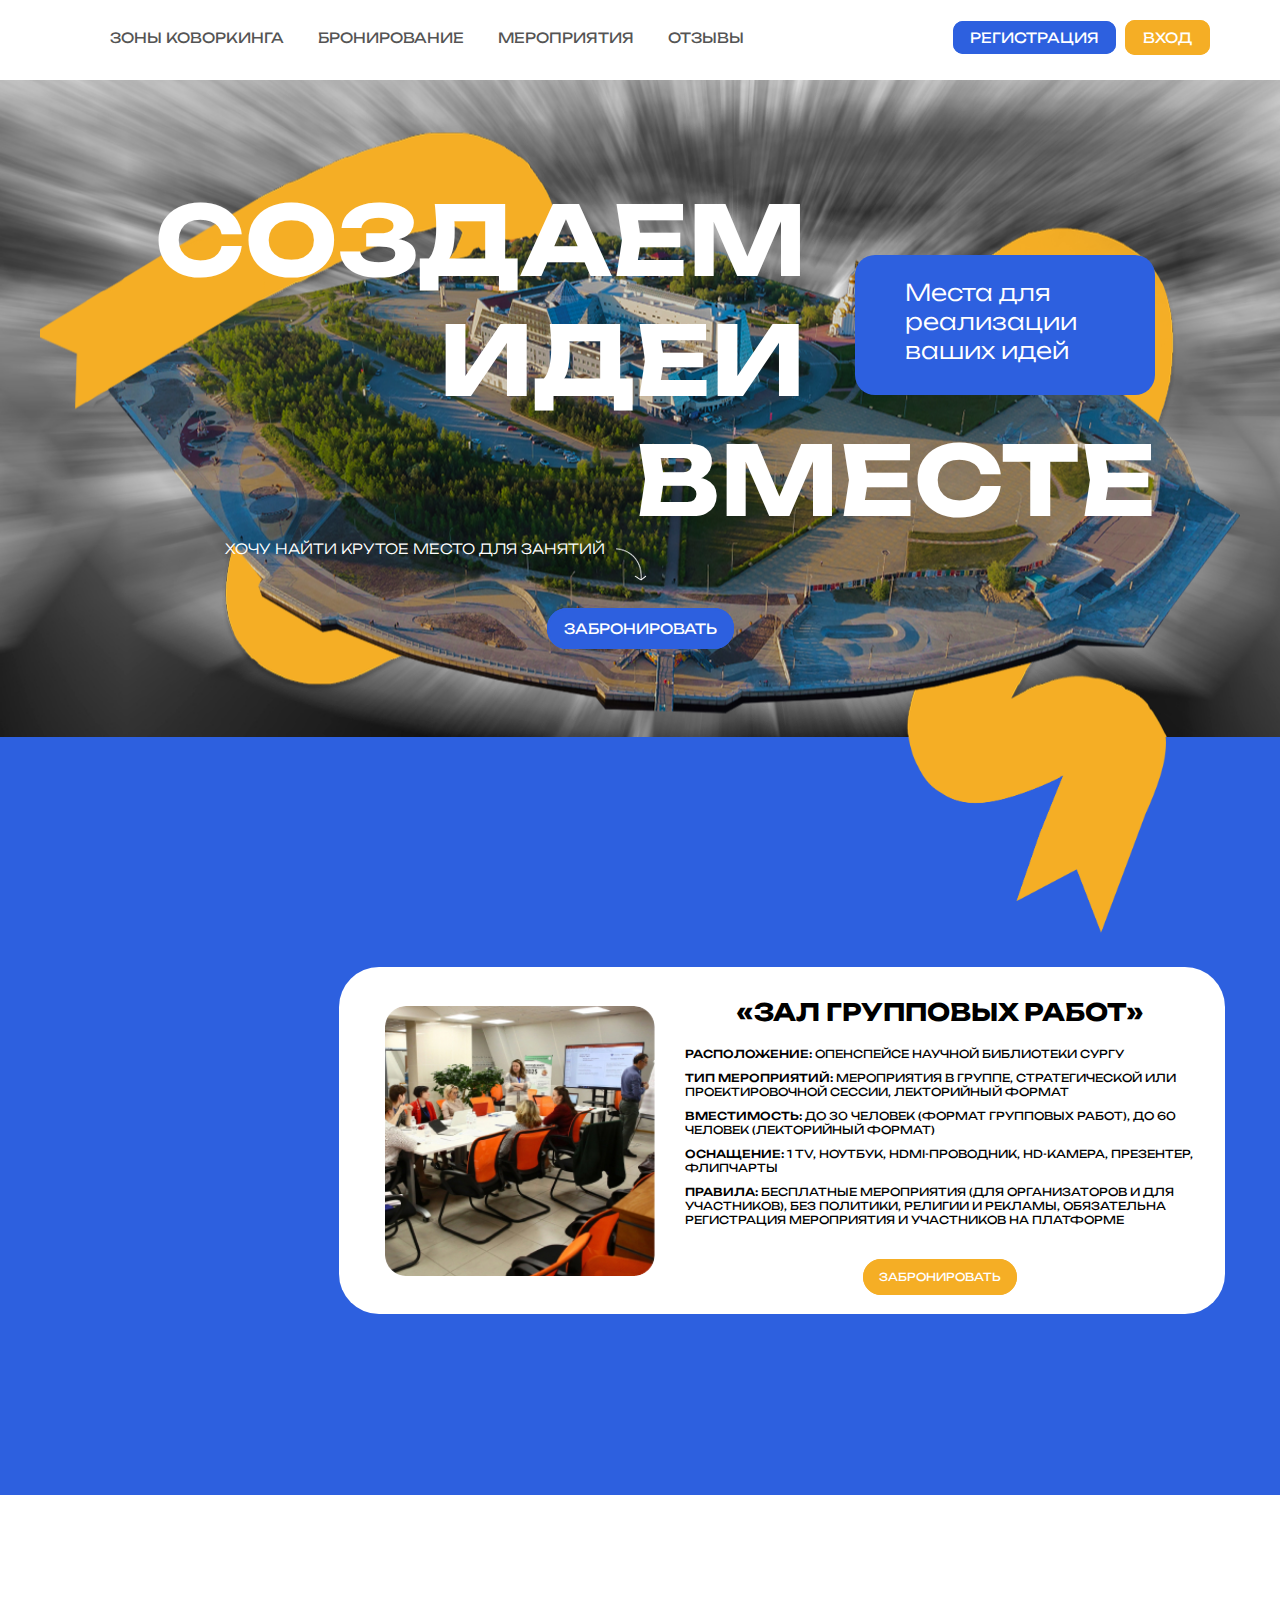
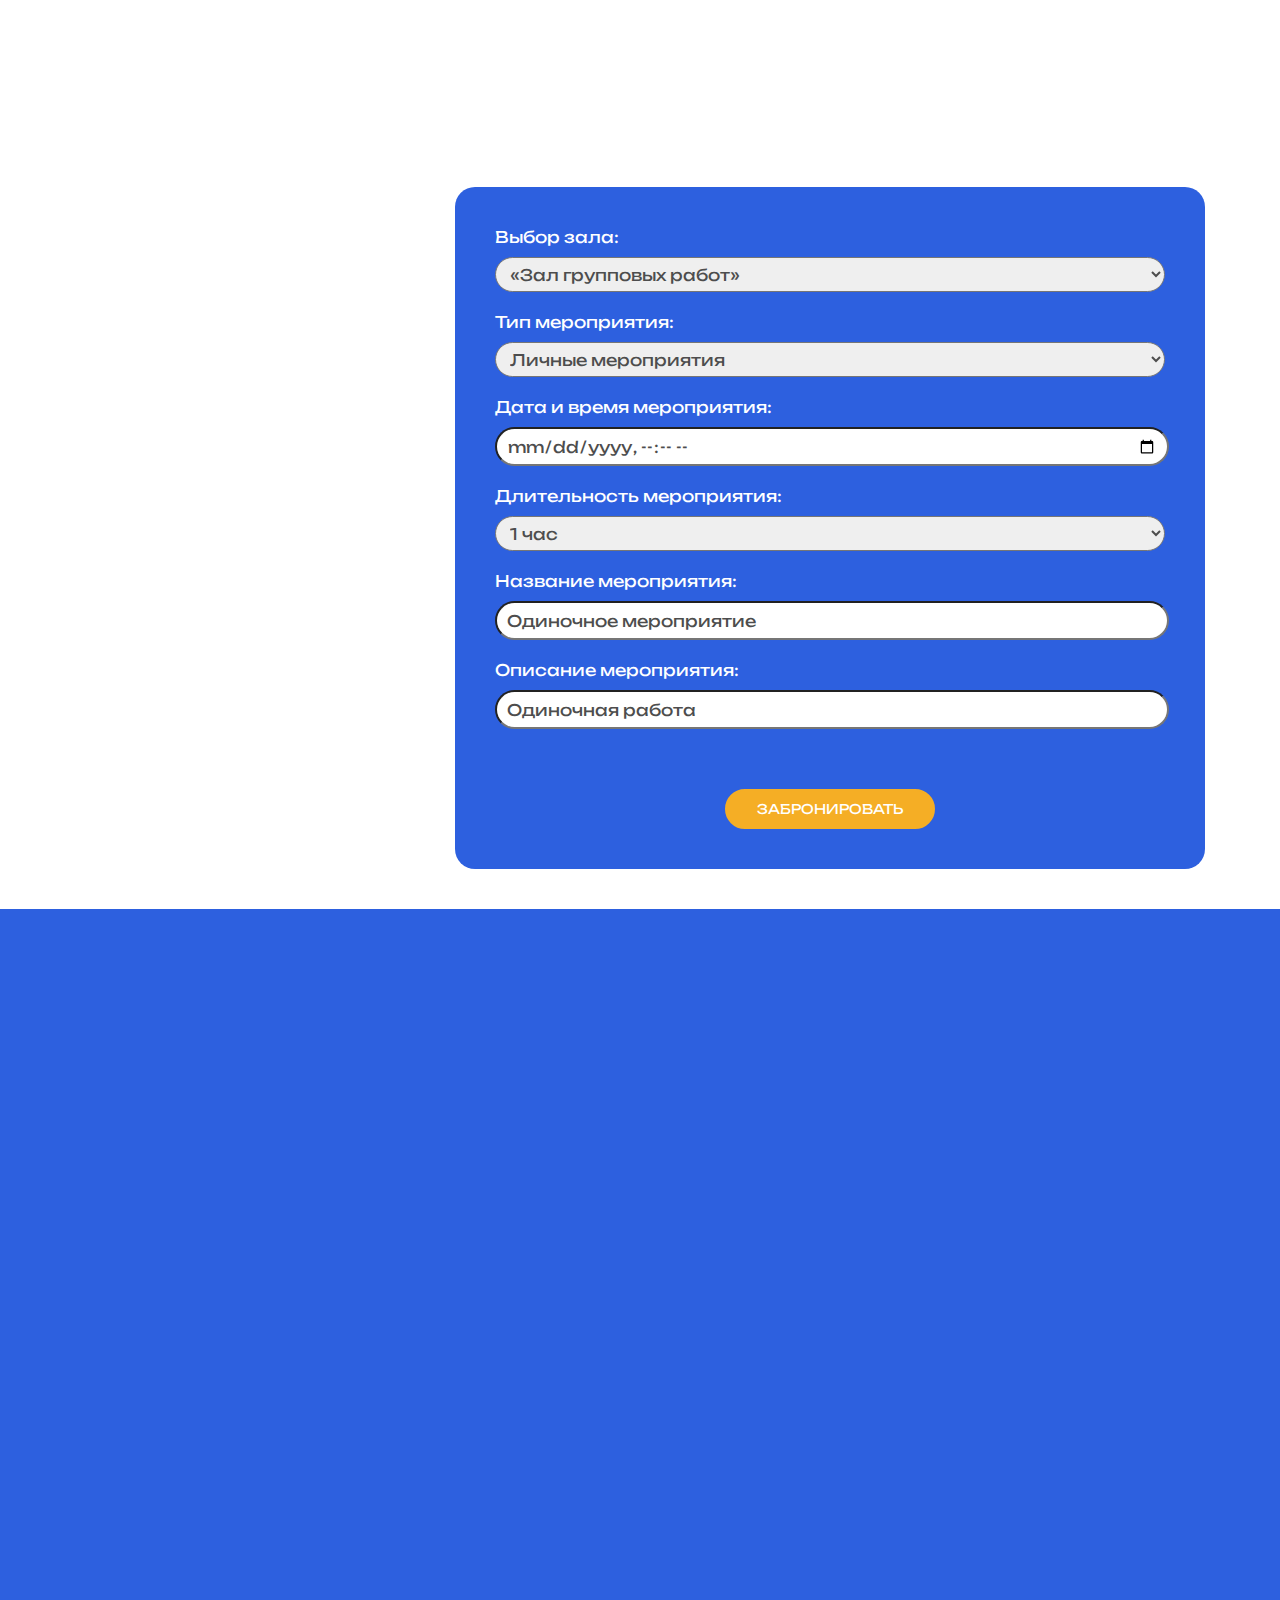
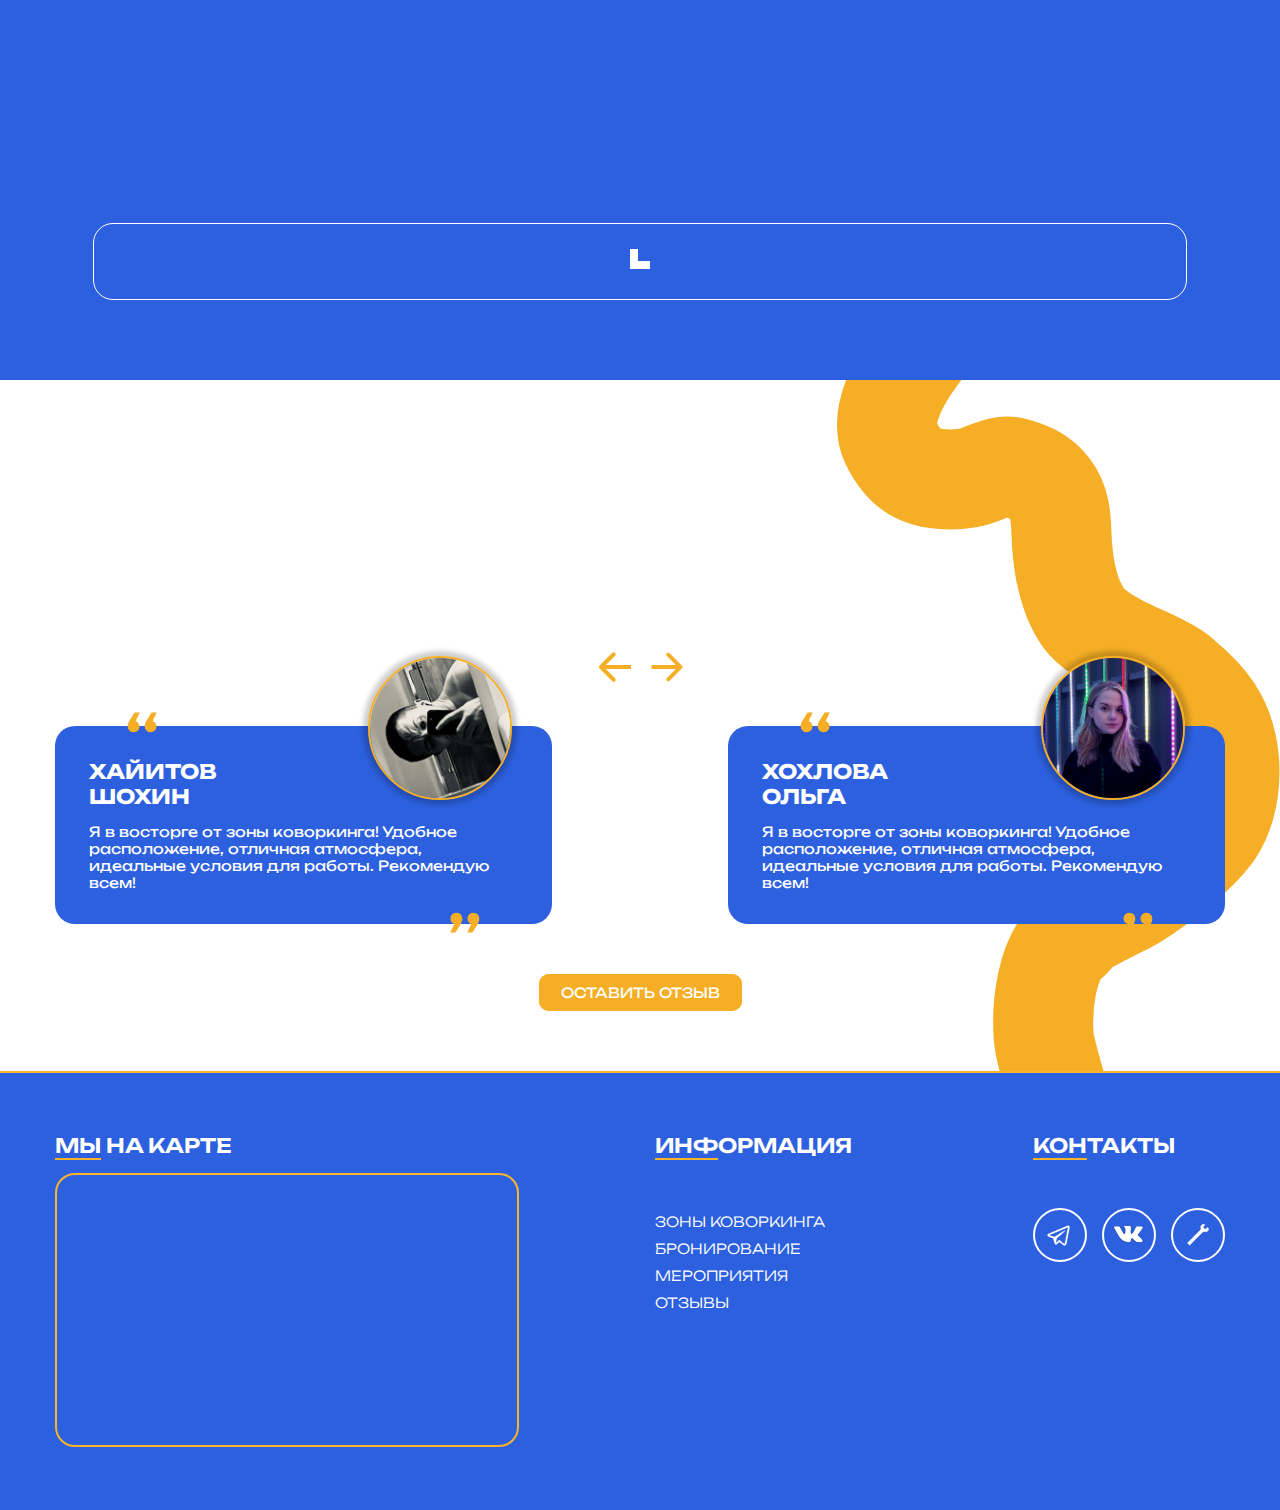
<file: index.html>
<!DOCTYPE html>
<html lang="en">
<head>
    <meta charset="UTF-8">
    <meta name="viewport" content="width=device-width, initial-scale=1.0">
    <link rel="stylesheet" href="style.css">
    <link rel="preconnect" href="https://fonts.googleapis.com">
    <link rel="preconnect" href="https://fonts.gstatic.com" crossorigin>
    <link href="https://fonts.googleapis.com/css2?family=Unbounded:wght@200..900&display=swap" rel="stylesheet">
    <title>main</title>
</head>
<body>

<!------------
------------------------МЕНЮ------------------------
--------------------------------------------------------------------->

<div class="wrapper">
    <header class="header">
        <div class="container">
            <div class="header-inner">
                <div class="burger">
                    <span></span>
                 </div>
                <ul class="header-menu">
                    <a href="#" class="menu-link" onclick="scrollToZones(event); return false;">Зоны коворкинга</a>
                    <a class="menu-link" href="#" onclick="scrollToBooking(event); return false;">бронирование</a>
                    <a class="menu-link" href="#" onclick="scrollToEvents(event); return false;">мероприятия</a>
                    <a class="menu-link" href="#" onclick="scrollToReviews(event); return false;">отзывы</a>
                </ul>
    
    
    
                <!-- Если пользователь не зареган -->
                <div class="menu-btn">
                    <a href="registration.html" class="menu-reg">Регистрация</a>
                    <a href="login.html" class="menu-login">вход</a>
                </div>
    

                <!-- Если зареган я тут тоже поменял-->
<!--                 <ul class="menu-ava menu-index">
                    <li><img src="image/Шохин.jpg" alt="" class="menu-ava-img"></a>
                        <ul class="vipadashka">
                            <li class="vnutri-vipadashki"><a class="vipadashka-link1" href="perslAccaunt.html">Личный Кабинет</a></li>
                            <li class="vnutri-vipadashki"><a class="vipadashka-link2" href="#!">Выйти</a></li>
                        </ul>
                    </li>
                </ul> -->


            </div>
        </div>
    </header>
    
    <div class="main">
    
        <!------------
    ------------------------ГЛАВНЫЙ ЭКРАН------------------------
    --------------------------------------------------------------------->
        <section class="intro">
            <div class="intro_back">
                <div class="container">
                    <div class="intro_info">
                        <div class="intro_title _anim-items _anim-no-hide">Создаем<br><span class="intro_info_2row">идеи</span><br><span class="intro_info_3row">вместе</span></div>
                        <div class="intro-info_vector">
                            <div class="intro_pred">ХОЧУ НАЙТИ КРУТОЕ МЕСТО ДЛЯ ЗАНЯТИЙ</div>
                            <img class="intro-vector" src="image/intro-vector.svg" alt="">
                        </div>
                        <div class="info_btn  _anim-items _anim-no-hide">
                            <a href="#" class="info_btn-link" href="#" onclick="scrollToBooking(event); return false;">Забронировать</a>
                        </div>
                        <div class="intro_block">
                            <div class="intro_block-text">Места для<br>реализации<br>ваших идей
                            </div>
                        </div>
                    </div>
                </div>
            </div>
        </section>
    
    <!------------
    ------------------------ЗОНЫ------------------------
    --------------------------------------------------------------------->
        <section class="zones" id="zones">
            <div class="container">
                <div class="title-block zones_title _anim-items _anim-no-hide">Зоны<br><span class="zones_title_2row">коворкинга</span></div>
                <div class="zones_info">
                    <div class="zone_vector">
                        <img class="zone_vector_img" src="image/zone-vector.svg" alt="">
                    </div>
                    <ul class="zones_links">
                        <a href="#!" data-tab="tab-1" class="zones_link-item _anim-items _anim-no-hide">ЗАЛ “ГРУППОВЫХ РАБОТ”</a>
                        <a href="#!" data-tab="tab-2" class="zones_link-item _anim-items _anim-no-hide">ЗАЛ “коворкинг”</a>
                        <a href="#!" data-tab="tab-3" class="zones_link-item _anim-items _anim-no-hide">ЗАЛ “лекториум”</a>
                        <a href="#!" data-tab="tab-4" class="zones_link-item _anim-items _anim-no-hide">коворкинг уникит</a>
                        <a href="#!" data-tab="tab-5" class="zones_link-item _anim-items _anim-no-hide">коворкинг библиотека</a>
                    </ul>
    
                    <div class="zones_halls ">
                        <div id="tab-1" class="zones_wrapper hidden">
                            <div class="halls_img">
                                <img class="halls_img-inner" src="image/zone1.jpg" alt="">
                            </div>
                            <div class="halls_info">
                                <div class="halls_title">«Зал групповых работ»</div>
                                    <p class="halls_text"><span style="font-weight: 500;" class="bold">Расположение:</span> опенспейсе Научной библиотеки СурГУ <br></p>
                                    <p class="halls_text"><span style="font-weight: 500;" class="bold">Тип мероприятий:</span> мероприятия в группе, стратегической или проектировочной сессии, лекторийный формат<br></p>
                                    <p class="halls_text"><span style="font-weight: 500;" class="bold">Вместимость:</span> до 30 человек (формат групповых работ), до 60 человек (лекторийный формат) <br></p>
                                    <p class="halls_text"><span style="font-weight: 500;" class="bold">Оснащение:</span> 1 TV, ноутбук, HDMI-проводник, HD-камера, презентер, флипчарты <br></p>
                                    <p class="halls_text"><span style="font-weight: 500;" class="bold">Правила:</span> бесплатные мероприятия (для организаторов и для участников), без политики, религии и рекламы, обязательна регистрация мероприятия и участников на платформе</p>
                                    <div class="zone_btn">
                                        <a href="#" class="zone_btn-link" href="#" onclick="scrollToBooking(event); return false;">Забронировать</a>
                                    </div>
                            </div>
                        </div>
    
                        <div id="tab-2" class="zones_wrapper hidden">
                            <div class="halls_img">
                                <img class="halls_img-inner" src="image/liochnoe.jpg" alt="">
                            </div>
                            <div class="halls_info">
                                <div class="halls_title">«Коворкинг»</div>
                                    <p class="halls_text"><span style="font-weight: 500;" class="bold">Расположение:</span> опенспейсе Научной библиотеки СурГУ <br></p>
                                    <p class="halls_text"><span style="font-weight: 500;" class="bold">Тип мероприятий:</span> идеально подойдет под групповую работу<br></p>
                                    <p class="halls_text"><span style="font-weight: 500;" class="bold">Вместимость:</span> до 20 человек (зеленая зона), до 20 человек (синяя зона)<br></p>
                                    <p class="halls_text"><span style="font-weight: 500;" class="bold">Оснащение:</span> 1 TV, ноутбук, HDMI-проводник, HD-камера, презентер, флипчарты <br></p>
                                    <p class="halls_text"><span style="font-weight: 500;" class="bold">Правила:</span> бесплатные мероприятия (для организаторов и для участников), без политики, религии и рекламы, обязательна регистрации мероприятия и участников на платформе.</p>
                                    <div class="zone_btn">
                                        <a href="#" class="zone_btn-link" href="#" onclick="scrollToBooking(event); return false;">Забронировать</a>
                                    </div>
                            </div>
                        </div>
                        <div id="tab-3" class="zones_wrapper hidden">
                            <div class="halls_img">
                                <img class="halls_img-inner" src="image/lectorium.jpg" alt="">
                            </div>
                            <div class="halls_info">
                                <div class="halls_title">«Зал Лекториум»</div>
                                    <p class="halls_text"><span style="font-weight: 500;" class="bold">Расположение:</span> опенспейсе Научной библиотеки СурГУ <br></p>
                                    <p class="halls_text"><span style="font-weight: 500;" class="bold">Тип мероприятий:</span> идеально подойдет для обучающего или презентационного мероприятия в лекторийном формате, может быть трансформирован под групповую работу.<br></p>
                                    <p class="halls_text"><span style="font-weight: 500;" class="bold">Вместимость:</span> до 100 человек (комфортно до 60)<br></p>
                                    <p class="halls_text"><span style="font-weight: 500;" class="bold">Оснащение:</span> 2 TV, стационарный компьютер, ноутбук, HDMI-проводники, HD-камера, колонка, микшер, микрофонная система, презентер, флипчарты. <br></p>
                                    <p class="halls_text"><span style="font-weight: 500;" class="bold">Правила:</span> бесплатные мероприятия (для организаторов и для участников), без политики, религии и рекламы, обязательна регистрация мероприятия и участников на платформе</p>
                                    <div class="zone_btn">
                                        <a href="#" class="zone_btn-link" href="#" onclick="scrollToBooking(event); return false;">Забронировать</a>
                                    </div>
                            </div>
                        </div>
                        <div id="tab-4" class="zones_wrapper hidden">
                            <div class="halls_img">
                                <img class="halls_img-inner" src="image/scoro.png" alt="">
                            </div>
                            <div class="halls_info">
                                <div class="halls_title">Коворкинг «УНИКИТ»</div>
                                    <p class="halls_text"><span style="font-weight: 500;" class="bold">Расположение:</span> Зона еще в реализации. Как только коворкинг «УНИКИТ» откроется, вся информация появится тут <br></p>
                                    <p class="halls_text"><span style="font-weight: 500;" class="bold">Тип мероприятий:</span> Зона еще в реализации. Как только коворкинг «УНИКИТ» откроется, вся информация появится тут<br></p>
                                    <p class="halls_text"><span style="font-weight: 500;" class="bold">Вместимость:</span> Зона еще в реализации. Как только коворкинг «УНИКИТ» откроется, вся информация появится тут <br></p>
                                    <p class="halls_text"><span style="font-weight: 500;" class="bold">Оснащение:</span> Зона еще в реализации. Как только коворкинг «УНИКИТ» откроется, вся информация появится тут <br></p>
                                    <p class="halls_text"><span style="font-weight: 500;" class="bold">Правила:</span> Зона еще в реализации. Как только коворкинг «УНИКИТ» откроется, вся информация появится тут</p>
                                    <div class="zone_btn">
                                        <a href="#" class="zone_btn-link" href="#" onclick="scrollToBooking(event); return false;">Забронировать</a>
                                    </div>
                            </div>
                        </div>
                        <div id="tab-5" class="zones_wrapper hidden">
                            <div class="halls_img">
                                <img class="halls_img-inner" src="image/scoro.png" alt="">
                            </div>
                            <div class="halls_info">
                                <div class="halls_title">Коворкинг «Библиотека»</div>
                                    <p class="halls_text"><span style="font-weight: 500;" class="bold">Расположение:</span> Нет определенной информации <br></p>
                                    <p class="halls_text"><span style="font-weight: 500;" class="bold">Тип мероприятий:</span> Нет определенной информации<br></p>
                                    <p class="halls_text"><span style="font-weight: 500;" class="bold">Вместимость:</span> Нет определенной информации<br></p>
                                    <p class="halls_text"><span style="font-weight: 500;" class="bold">Оснащение:</span> Нет определенной информации<br></p>
                                    <p class="halls_text"><span style="font-weight: 500;" class="bold">Правила:</span> бесплатные мероприятия (для организаторов и для участников), без политики, религии и рекламы, обязательна регистрация мероприятия и участников на платформе</p>
                                    <div class="zone_btn">
                                        <a href="#" class="zone_btn-link" href="#" onclick="scrollToBooking(event); return false;">Забронировать</a>
                                    </div>
                            </div>
                        </div>
                
                    </div>
                </div>
            </div>
        </section>
    
    
        <section class="book" id="book">
            <div class="container">
                <div class="title-block book_title _anim-items _anim-no-hide">Реализуй<br><span class="book_title_2row">свои идеи</span></div>
                
                    <div class="booking">
                        
                        <ul class="booking_links">
                            <a href="#!" data-tab="tab-6" class="book_link-item _anim-items _anim-no-hide">КОРАБЛЬ</a>
                            <a href="#!" data-tab="tab-7" class="book_link-item _anim-items _anim-no-hide">УНИКИТ</a>
                        </ul>
    
    
                        <div id="tab-6" class="booking-item hidden"> 
                            <form class="booking_form" action="#">
                                <label for="booking_zal" class="booking_text">Выбор зала:</label>
                                <select class="booking_line booking_univer" name="type" id="booking_zal">
                                    <option selected value="grup">«Зал групповых работ»</option>
                                    <option value="lect">«Зал Лекториум»</option>
                                    <option value="kowork">«Коворкинг»</option>
                                </select>
                                <label for="bookin_type" class="booking_text">Тип мероприятия:</label>
                                <select class="booking_line bookin_type" name="" id="bookin_type">
                                    <option value="lection">Лекции</option>
                                    <option value="konfirence">Конференции</option>
                                    <option selected value="local_meet">Личные мероприятия</option>
                                    <option value="meet_club">Встречи клубов</option>
                                    <option value="master_classes">Мастер-классы</option>
                                </select>
    
                                <label for="data-time" class="booking_text">Дата и время мероприятия:</label>
                                <input class="booking_line bookin_time" type="datetime-local" id="date-time" name="time"/>
    
                                <label for="time" class="booking_text">Длительность мероприятия:</label>
                                <select class="booking_line booking_univer" name="type" id="time">
                                    <option selected value="one">1 час</option>
                                    <option value="two">2 часа</option>
                                    <option value="three">3 часа</option>
                                    <option value="four">4 часа</option>
                                    <option value="five">5 часов</option>
                                    <option value="all-day">Весь день</option>
                                </select>
                        
                                
                                <label for="name-book" class="booking_text">Название мероприятия:</label>
                                <input type="text" value="Одиночное мероприятие" class="booking_line bookin_name" id="name-book">
    
                                <label for="opis-book" class="booking_text">Описание мероприятия:</label>
                                <input type="text" value="Одиночная работа" class="booking_line bookin_opis" id="opis-book">
    
                                
          
                                <button type="button" class="booking_btn" id="form-btn">Забронировать</button>
                            </form>

                            <!-- <div class="modal-book" id="form-modal">
                                <div class="modal-book-item">
                                    <div class="modal-book-title">Внимание!</div>
                                    <div class="modal-book-text">Для начала вас необходимо зарегистрироваться!</div>
                                    <button class="modal-book-btn" id="modal-book-close">
                                        ok
                                    </button>
                                </div>
                            </div> -->

                            <div class="modal-book" id="form-modal">
                                <div class="modal-book-item">
                                    <div class="modal-book-title">Ура!</div>
                                    <div class="modal-book-text">Ваше бронирование прошло успешно!</div>
                                    <button class="modal-book-btn" id="modal-book-close">
                                        ok
                                    </button>
                                </div>
                            </div>

                        </div>  

                        


                        
    
                        <div id="tab-7" class="booking-item hidden"> 
                            <h1>Скоро</h1>
                        </div>
                    </div>
    
    
                
    
    
            </div>
        </section>
    
        <section class="events" id="events">
            <div class="container">
                <div class="title-block events_title _anim-items _anim-no-hide">Обязательно<br><span class="events_title_2row">посетить</span></div>
    
                <div class="slides">
                    <div class="slide_item _anim-items _anim-no-hide">
                        <img src="image/patty.jpg" alt="" class="slide_img">
                        <div class="slide-info">
                            <div class="slide-title">ВЕЧЕР ВСТРЕЧИ ВЫПУСНИКОВ</div>
                            <div class="slide-text">Lorem ipsum dolor sit amet consectetur adipisicing elit. Beatae provident hic nostrum molestiae, illum animi, reprehenderit iste dignissimos laboriosam quam esse voluptates laudantium eos quisquam temporibus omnis mollitia voluptatem eaque.</div>
                            <div class="slide-link-btn">
                                <a href="" class="slide-link">Подробнее</a>
    
                            </div>
                        </div>
                    </div>
                    <div class="slide_item _anim-items _anim-no-hide">
                        <img src="image/trening.jpg" alt="" class="slide_img">
                        <div class="slide-info">
                            <div class="slide-title">бизнес-тренинг</div>
                            <div class="slide-text">Lorem ipsum dolor sit amet consectetur adipisicing elit. Beatae provident hic nostrum molestiae, illum animi, reprehenderit iste dignissimos laboriosam quam esse voluptates laudantium eos quisquam temporibus omnis mollitia voluptatem eaque.</div>
                            <div class="slide-link-btn">
                                <a href="" class="slide-link">Подробнее</a>
    
                            </div>
                        </div>
                    </div>
                    <div class="slide_item _anim-items _anim-no-hide">
                        <img src="image/trening.jpg" alt="" class="slide_img">
                        <div class="slide-info">
                            <div class="slide-title">бизнес-тренинг</div>
                            <div class="slide-text">Lorem ipsum dolor sit amet consectetur adipisicing elit. Beatae provident hic nostrum molestiae, illum animi, reprehenderit iste dignissimos laboriosam quam esse voluptates laudantium eos quisquam temporibus omnis mollitia voluptatem eaque.</div>
                            <div class="slide-link-btn">
                                <a href="" class="slide-link">Подробнее</a>
    
                            </div>
                        </div>
                    </div>
                    
                    
                </div>
    
                <a href="#!" class="show-more">
                    <div class="arrow-8"></div>
                </a>
    
    
            </div>
        </section>
    
    
    
    
    
    
    
    
    <!------------
    ------------------------ОТЗЫВЫ------------------------
    --------------------------------------------------------------------->
        <section class="reviews" id="reviews">
            <div class="reviews_back">
                <div class="container">
                    <div class="title-block reviews_title _anim-items _anim-no-hide">Посетители <br><span class="reviews_title_2">о нас</span></div>
                    <div class="reviews-inner">
    
                        <div class="reviews_info reviews_info-active">
                            <div class="reviews_item">
                                <p class="zap1">,,</p>
                                <img src="image/Шохин.jpg" alt="" class="ava">
                                <div class="reviews_name">Хайитов <br>Шохин </div>
                                <div class="reviews_text">Я в восторге от зоны коворкинга! Удобное расположение, отличная атмосфера, идеальные условия для работы. Рекомендую всем!</div>
                                <p class="zap2">,,</p>
                            </div>
                            <div class="reviews_item">
                                <p class="zap1">,,</p>
                                <img src="image/Ольга.jpg" alt="" class="ava">
                                <div class="reviews_name">Хохлова <br>Ольга </div>
                                <div class="reviews_text">Я в восторге от зоны коворкинга! Удобное расположение, отличная атмосфера, идеальные условия для работы. Рекомендую всем!</div>
                                <p class="zap2">,,</p>
                            </div>
                        </div>
                        <div class="reviews_info">
                            <div class="reviews_item">
                                <p class="zap1">,,</p>
                                <img src="image/Марк.jpg" alt="" class="ava">
                                <div class="reviews_name">Плескач <br>Марк </div>
                                <div class="reviews_text">Я в восторге от зоны коворкинга! Удобное расположение, отличная атмосфера, идеальные условия для работы. Рекомендую всем!</div>
                                <p class="zap2">,,</p>
                            </div>
                            <div class="reviews_item">
                                <p class="zap1">,,</p>
                                <img src="image/Артем.jpg" alt="" class="ava">
                                <div class="reviews_name">Карачихин <br>Артём </div>
                                <div class="reviews_text">Я в восторге от зоны коворкинга! Удобное расположение, отличная атмосфера, идеальные условия для работы. Рекомендую всем!</div>
                                <p class="zap2">,,</p>
                            </div>
                        </div>
                        
                        
                        <div class="reviews-slider_btn">
                            <div class="reviews-slider_btn_item">
                                <a href="#!" class="slider_btn" onclick="showPrevSlide()">
                                    <img class="slider_btn_img" src="image/left.svg" alt="">
                                </a>
                            </div>
                            <div class="reviews-slider_btn_item">
                                <a href="#!" class="slider_btn" onclick="showNextSlide()">
                                    <img class="slider_btn_img" src="image/right.svg" alt="">
                                </a>
                            </div>
                        </div>
                    </div>
    
                    <div class="reviews_btn">
                        <a href="#!" class="reviews_link" data-path="one">
                            Оставить отзыв
                        </a>
                    </div>
                    <div class="modals_rewies" data-target="one">
                        <div class="modal-overlay">
    
                            <!-- ПРИ УСЛОВИИ ЧТО ПОЛЬЗОВАТЕЛЬ ЗАРЕГАН -->
<!--                             <div class="modal-add">
                                <div class="modal-add-title" >
                                    Оставить отзыв 
                                </div>
                                <div class="modal-person-info">
                                    <div class="modal-person-info-img">
                                        <img src="image/Шохин.jpg" alt="" class="modal-person-info-img-ava">
                                    </div>
                                    <div class="modal-person-info-name">Хайитов Шохин</div>
                                </div>
                                <form class="modal-person-info-form" action="#">
                                    <textarea class="modal-person-info-form-input" rows="7" cols="40" placeholder="Введите ваш отзыв тут"></textarea>
                                    <div class="modal-person-info-form-btn">
                                        <button type="button" class="modal-person-info-form-link">
                                            Оставить отзыв
                                        </button>
                                    </div>
                                </form>
                            </div> -->
                            <!-- ПРИ УСЛОВИИ ЧТО ПОЛЬЗОВАТЕЛЬ НЕ ЗАРЕГАН -->
                            <div class="modal-add2" style="border: rgb(97, 97, 97) 3px solid;">
                                <div class="modal-add-title2" >
                                    Ошибка!
                                </div>
                                <p>Вам необоходимо зарегестрироваться</p>
                                <button type="button" class="modal-person-info-form-link2">
                                    ОК
                                </button>
                            </div>
                        </div>
                    </div>
                </div>
    
            </div>
        </section>
    </div>
    
    <footer class="footer">
        <div class="container">
            <div class="footer_innner">
                <div class="footer-map">
                    <div class="footer_text"><span>Мы</span> на карте</div>
                    <iframe class="map" src="https://yandex.ru/map-widget/v1/?um=constructor%3A3fc0f1e475223d85717777ca416419a26578c085af052bb9d0ba3712715f47aa&amp;source=constructor"  frameborder="0"></iframe>
                </div>
                <div class="footer-info">
                    <div class="footer_links">
                        <div class="footer_text"><span>Инф</span>ормация</div>
                        <ul class="footer-nuv">
                            <a href="#" onclick="scrollToZones(event); return false;" class="footer-link">Зоны коворкинга</a>
                            <a href="#" onclick="scrollToBooking(event); return false;" class="footer-link">Бронирование</a>
                            <a href="#" onclick="scrollToEvents(event); return false;" class="footer-link">Мероприятия</a>
                            <a href="#" onclick="scrollToReviews(event); return false;" class="footer-link">Отзывы</a>
                        </ul>
                    </div>
                    <div class="foooter_contacts">
                        <div class="footer_text"><span>Кон</span>такты</div>
                        <ul class="contact-links">
                            <a href="" class="contact-link">
                                <img src="image/1.svg" alt="">
                            </a>
                            <a href="" class="contact-link">
                                <img src="image/2.svg" alt="">
                            </a>
                            <a href="" class="contact-link">
                                <img src="image/3.svg" alt="">
                            </a>
                        </ul>
                    </div>
                </div>
            </div>
        </div>
    </footer>  
</div>


    <script src="JavaScript/modal.js"></script>
    <script src="JavaScript/tabs.js"></script>
    <script src="JavaScript/scroll.js"></script>
    <script src="JavaScript/slider.js"></script>
    <script src="JavaScript/TabsINbook.js"></script>
    <script src="JavaScript/burger.js"></script>
    <script src="JavaScript/show-more.js"></script>
    <script src="JavaScript/book-modal.js"></script>
    <script src="JavaScript/animation.js"></script>
    <script src="JavaScript/vipadashka.js"></script>
</body>
</html>
</file>
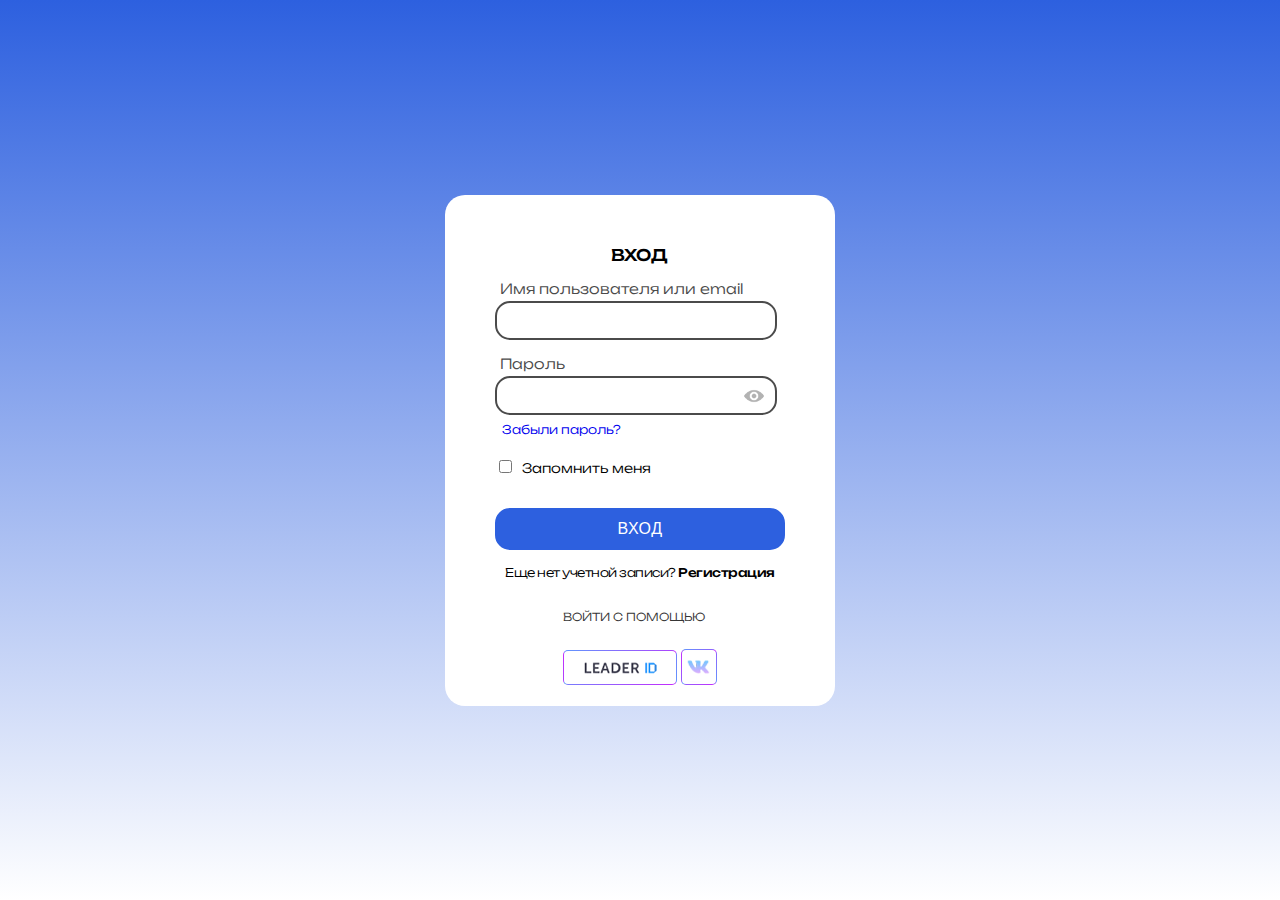
<file: login.html>
<!DOCTYPE html>
<html lang="en">
<head>
    <meta charset="UTF-8">
    <meta name="viewport" content="width=device-width, initial-scale=1.0">
    <link rel="stylesheet" href="style.css">
    <link rel="preconnect" href="https://fonts.googleapis.com">
    <link rel="preconnect" href="https://fonts.gstatic.com" crossorigin>
    <link href="https://fonts.googleapis.com/css2?family=Unbounded:wght@200..900&display=swap" rel="stylesheet">
    <title>login</title>
</head>
<body>
    <div class="login">
        <div class="login_inner">
            <div class="login_title">Вход</div>
            <form action="" class="log_form">


                <p class="log_text">Имя пользователя или email</p>
                <input type="text" class="reg_input" name="last_name" id="surname">

                <div class="password">
                    <p class="log_text">Пароль</p>
                    <input type="password" class="log_input" id="first-password">
                    <button type="button" class="password_btn" data-target="#first-password">
                        <img  src="image/eye.png" alt="" class="eye">
                    </button>
                </div>


                <div class="forget">
                    <a href="#" class="forget_link">Забыли пароль?</a>
                </div>
                <div class="remember">
                    <input type="checkbox"><label class="remember_text">Запомнить меня</label>
                </div>
                <button type="submit" class="log_btn">Вход</button>
            </form>
            <div class="if_reg">Еще  нет учетной записи? <a href="registration.html" class="if_login-link">Регистрация</a></div>
            <div class="login_with">
                <div class="login_with-text">Войти с помощью</div>
                <a href="#" class="login_with-link">
                    <img class="login_with-icon" src="image/LeaderID.png" alt="">
                </a>
                <a href="#" class="login_with-link">
                    <img class="login_with-icon" src="image/vk.svg" alt="">
                </a>
            </div>
        </div>
    </div>
    <script src="JavaScript/eye.js"></script>
</body>
</html>
</file>
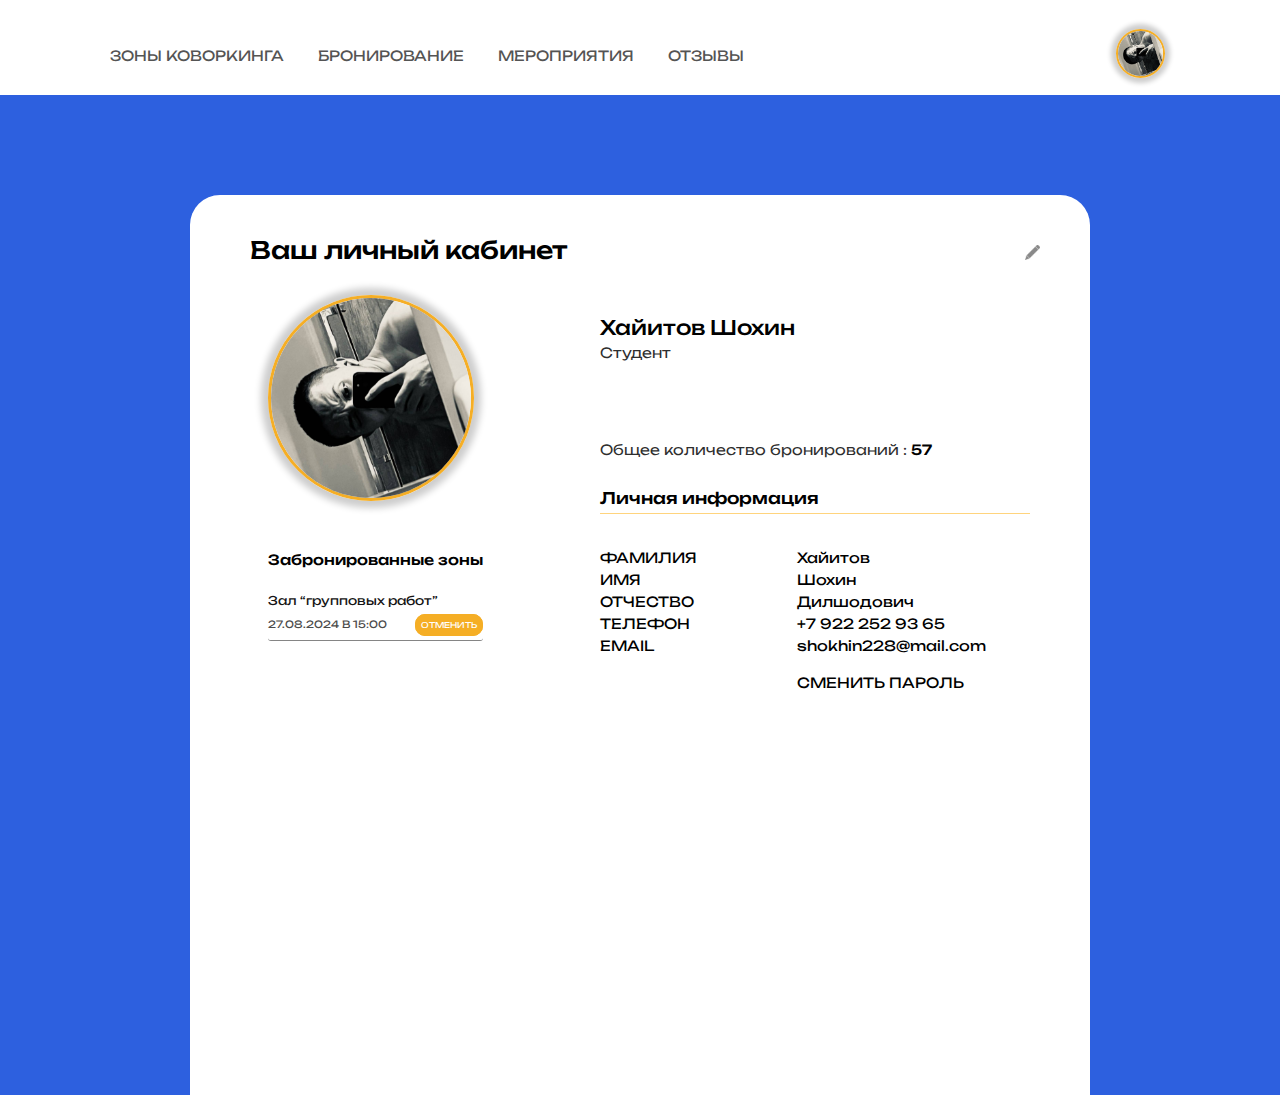
<file: perslAccaunt.html>
<!DOCTYPE html>
<html lang="en">
<head>
    <meta charset="UTF-8">
    <meta name="viewport" content="width=device-width, initial-scale=1.0">
    <link rel="stylesheet" href="style.css">
    <link rel="preconnect" href="https://fonts.googleapis.com">
    <link rel="preconnect" href="https://fonts.gstatic.com" crossorigin>
    <link href="https://fonts.googleapis.com/css2?family=Unbounded:wght@200..900&display=swap" rel="stylesheet">
    <title>main</title>
</head>
<body>
    <!------------
------------------------МЕНЮ------------------------
--------------------------------------------------------------------->



<header class="header">
        <div class="container">
            <div class="header-inner">
                <div class="burger">
                    <span></span>
                 </div>
                <ul class="header-menu">
                    <a href="index.html" class="menu-link">Зоны коворкинга</a>
                    <a class="menu-link" href="index.html">бронирование</a>
                    <a class="menu-link" href="index.html">мероприятия</a>
                    <a class="menu-link" href="index.html">отзывы</a>
                </ul>


<!--                 добавил выпадашку -->
               <ul class="menu-ava">
                    <li><img src="image/Шохин.jpg" alt="" class="menu-ava-img"></a>
                        <ul class="vipadashka">
                            <li class="vnutri-vipadashki"><a class="vipadashka-link1" href="perslAccaunt.html">Личный Кабинет</a></li>
                            <li class="vnutri-vipadashki"><a class="vipadashka-link2" href="#!">Выйти</a></li>
                        </ul>
                    </li>
                
                </ul>


            </div>
        </div>
    </header>

    <section class="personal-Acc">
        <div class="container-info">
            <div class="personal-info">
                <img class="pencil" id="edit" src="image/pencil.svg" alt="">
                <div class="modal-edit" id="edit-modal">
                    <div class="modal-edit-item">
                        
                        <form action="" class="reg_form">

<!--                             поменять фото -->
                            <p class="reg_text">Фото профиля</p>
                            <button class="add-photo" id="modal-edit-close">
                                Выбрать файл
                            </button>
                            
                            <p class="reg_text">Фамилия</p>
                            <input type="text" class="reg_input" value="Хайитов" name="last_name" id="surname">
                            <p class="reg_text">Имя</p>
                            <input type="text" class="reg_input" value="Шохин" name="name" id="name">
                            <p class="reg_text">Отчество</p>
                            <input type="text" class="reg_input" value="Дилшодович" name="last_name" id="surname">
                            <p class="reg_text">Ваша должность</p>
                            <select class="reg_input select_zvanie" name="" id="">
                                <option value="prepod">Преподаватель</option>
                                <option value="shcoolnik">Школьник</option>
                                <option selected value="students">Студент</option>
                            </select>
                            <p class="reg_text">Номер телефона(+7)</p>
                            <input type="tel" class="reg_input" value="+79222529365" name="phone" id="tel">
                            <p class="reg_text">Email</p>
                            <input type="email" class="reg_input" value="shokhin228@mail.com" name="email" id="email">

<!--                             тут поменял айдишники -->
                            <div class="password">
                                <p class="reg_text">Старый пароль</p>
                                <input type="password" class="reg_input" id="four-password">
                                <button type="button" class="password_btn" data-target="#four-password">
                                    <img src="image/eye.png" alt="" class="eye">
                                </button>
                            </div>
                            <div class="password">
                                <p class="reg_text">Новый пароль</p>
                                <input type="password" class="reg_input" id="five-password">
                                <button type="button" class="password_btn" data-target="#five-password">
                                    <img src="image/eye.png" alt="" class="eye">
                                </button>
                            </div>

                            
                            <button class="modal-edit-btn" id="modal-edit-close">
                                Редактировать
                            </button>
                        </form>
                    </div>
                </div>
                <div class="personal-info-title">Ваш личный кабинет</div>
                <div class="personal-info-inner">
                    <div class="personal-info-item">
                        <div class="personal-ava">
                            <img src="image/Шохин.jpg" alt="" class="personal-ava-image">
                        </div>
                        <div class="booked-zone">
                            <div class="booked-zone-title">Забронированные зоны</div>
                            <div class="booked-zone-item">
                                <div class="booked-zone-item-title">Зал “групповых работ”</div>
                                <div class="booked-zone-info">
                                    <div class="booked-zone-date"><span class="date">27.08.2024</span> В <span class="time">15:00</span></div>
                                    <div class="booked-zone-cancel">
                                        <a class="booked-zone-cancel-link" href="#">Отменить</a>
                                    </div>
                                </div>

                                <div class="modals-book">
                                    <div class="pa-modal-overlay">
                                        <div class="pa-modal-add" style="border: rgb(90, 90, 90) 3px solid;">
                                            <div class="pa-modal-add-title" >
                                                Внимание!
                                            </div>
                                            <p class="pa-modal-add-text">Вы точно хотите отменить бронирование?</p>
                                            <button type="submit" class="pa-modal-btn-yes">
                                                Да
                                            </button>
                                            <button type="button" class="pa-modal-btn-no">
                                                Нет
                                            </button>
                                        </div>
                                    </div>
                                </div>

                            </div>
                        </div>
                    </div>
                    <div class="personal-info-item">
                        <div class="personal-name">Хайитов Шохин</div>
                        <div class="personal-rank">Студент</div>
                        <div class="count-booking">Общее количество бронирований : <span class="count-booking-count">57</span></div>
                        <div class="personal-info-item-title">Личная информация</div>
                        <div class="personal-data">
                            <div class="personal-data-static">
                                <div class="static-text">фамилия</div>
                                <div class="static-text">имя</div>
                                <div class="static-text">отчество</div>
                                <div class="static-text">телефон</div>
                                <div class="static-text">email</div>
                            </div>
                            <div class="personal-data-person">
                                <div class="data-text person-surname">Хайитов</div>
                                <div class="data-text person-name">Шохин</div>
                                <div class="data-text person-patronymic">Дилшодович</div>
                                <div class="data-text person-number">+7 922 252 93 65</div>
                                <div class="data-text person-mail">shokhin228@mail.com</div> 
                                <a class="password-edit-btn" id="modal-edit-open">
                                    Сменить пароль
                                </a>
                                <div class="modal-book-password" id="form-modal-password">
                                <div class="modal-item-password">
                                    <form action="">

                                        <div class="password">
                                            <p class="reg_text">Старый пароль</p>
                                            <input type="password" class="reg_input" id="four-password">
                                            <button type="button" class="password_btn" data-target="#four-password">
                                                <img src="image/eye.png" alt="" class="eye">
                                            </button>
                                        </div>
                                        <div class="password">
                                            <p class="reg_text">Новый пароль</p>
                                            <input type="password" class="reg_input" id="fife-password">
                                            <button type="button" class="password_btn" data-target="#fife-password">
                                                <img src="image/eye.png" alt="" class="eye">
                                            </button>
                                        </div>
                                        <div class="password">
                                            <p class="reg_text">Повторите новый пароль</p>
                                            <input type="password" class="reg_input" id="fife-password">
                                            <button type="button" class="password_btn" data-target="#fife-password">
                                                <img src="image/eye.png" alt="" class="eye">
                                            </button>
                                        </div>
            
                                        <button class="modal-password-btn" id="modal-password-close">
                                            сменить
                                        </button>
                                    </form>
                                </div>
                            </div>
                            </div>
                        </div>
                    </div>

                </div>
            </div>
        </div>
    </section>
<script src="JavaScript/burger.js"></script>
<script src="JavaScript/modal-edit.js"></script>
<script src="JavaScript/lk.js"></script>

<!--     Вот тут изменение  -->
<script src="JavaScript/eye.js"></script>
<script src="JavaScript/vipadashka.js"></script>
</body>
</html>
</file>
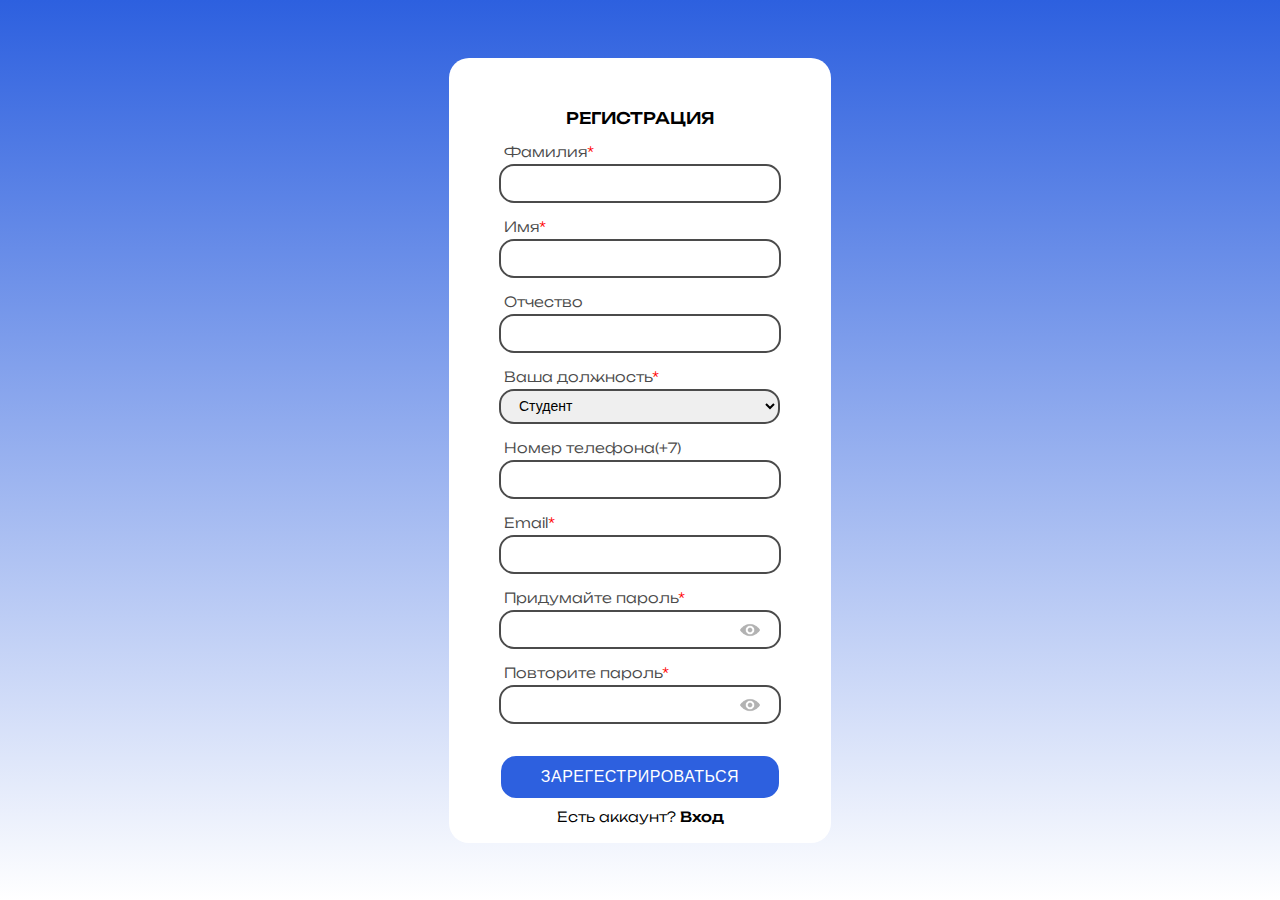
<file: registration.html>
<!DOCTYPE html>
<html lang="en">
<head>
    <meta charset="UTF-8">
    <meta name="viewport" content="width=device-width, initial-scale=1.0">
    <link rel="stylesheet" href="style.css">
    <link rel="preconnect" href="https://fonts.googleapis.com">
    <link rel="preconnect" href="https://fonts.gstatic.com" crossorigin>
    <link href="https://fonts.googleapis.com/css2?family=Unbounded:wght@200..900&display=swap" rel="stylesheet">
    <title>registration</title>
</head>
<body>
    <div class="registration">
        <div class="registration_inner">
            <div class="registration_title">Регистрация</div>
            <form action="" class="reg_form">
                <p title="Обязательное поле" class="reg_text">Фамилия<span>*</span></p>
                <input type="text" class="reg_input" name="last_name" id="surname">
                <p title="Обязательное поле" class="reg_text">Имя<span>*</span></p>
                <input type="text" class="reg_input" name="name" id="name">
                <p class="reg_text">Отчество</p>
                <input type="text" class="reg_input" name="last_name" id="surname">
                <p title="Обязательное поле" class="reg_text">Ваша должность<span>*</span></p>
                <select class="reg_input select_zvanie" name="" id="">
                    <option value="prepod">Преподаватель</option>
                    <option value="shcoolnik">Школьник</option>
                    <option selected value="students">Студент</option>
                </select>
                <p  class="reg_text">Номер телефона(+7)</p>
                <input type="tel" class="reg_input" name="phone" id="tel">

                <p title="Обязательное поле" class="reg_text">Email<span>*</span></p>
                <input type="email" class="reg_input" name="email" id="email">
                <div class="password">
                    <p title="Обязательное поле" class="reg_text">Придумайте пароль<span>*</span></p>
                    <input  type="password" class="reg_input" id="second-password">
                    <button type="button" class="password_btn" data-target="#second-password">
                        <img src="image/eye.png" alt="" class="eye">
                    </button>
                </div>
                <div  class="password">
                    <p title="Обязательное поле" class="reg_text">Повторите пароль<span>*</span></p>
                    <input type="password" class="reg_input" id="third-password">
                    <button type="button" class="password_btn" data-target="#third-password">
                        <img src="image/eye.png" alt="" class="eye">
                    </button>
                </div>
                <button type="submit" class="reg_btn">Зарегестрироваться</button>
            </form>

            <div class="if_login">Есть аккаунт? <a href="login.html" class="if_login-link">Вход</a></div>
        </div>
    </div>
    <script src="JavaScript/eye.js"></script>
</body>
</html>
</file>
<file: style.css>
html {
  height: 100%;
}

body {
    height: 100%;
    margin: 0;
    font-size: 14px;
    font-family: "Unbounded", sans-serif;
  }

  .wrapper {
    min-height: 100%;
    display: flex;
    flex-direction: column;
  }


  .main {
    flex-grow: 1;
  }
  
  h1,
  h2,
  h3,
  h4,
  h5,
  h6 {
    margin: 0;
  }

ul {
    list-style-type: none !important;
  }
  
  p {
    margin: 0 0 10px 0;
    font-size: 12px;
  }
  
  * *:before *:after {
    box-sizing: border-box;
  }
  
  /* CONTAINER */
  
  .container {
    width: 100%;
    max-width: 1170px;
    margin: 0 auto;
  }

/* Меню ___________
___________________________________*/

.header{
  height: 80px;
  
}

.header-inner {
  display: flex;
  justify-content: space-between;
  align-items: center;
  margin-top: 15px;
  margin-bottom: 15px;
}


.header-menu{
  text-transform: uppercase;
}

.menu-link{
  color: #545454;
  text-decoration: none;
  padding: 0 15px;
  font-size: 14px;
  transition:all 0.1s ease;
}

.menu-link:hover{
  color: #000;
}


.menu-btn {
  text-transform: uppercase;
  font-size: 14px;
}


.menu-reg{
  background-color: #2D60DF;
  text-decoration: none;
  color: #fff;
  padding: 6px 15px;
  margin-right: 5px;
  border-radius: 10px;
  border: 2px solid #2D60DF;
  transition: all 0.2s ease;

}

.menu-reg:hover{
  color: #000;
  background-color: #fff;
}

.menu-login{
  background-color: #F5AE25;
  text-decoration: none;
  color: #fff;
  padding: 7px 16px;
  margin-right: 15px;
  border-radius: 10px;
  border: 2px solid #F5AE25;
  transition: all 0.2s ease;

}

.menu-login:hover{
  color: #000;
  background-color: #fff;
}

.menu-ava{
  margin-right: 30px;
}
.menu-index{
  margin-top: 0;
}

.menu-ava li{
  position: relative;
}

.vipadashka {
  position: absolute;
  left: -160px;
  top: 55px;
  background-color: #fff;
  border-radius: 15px;
  text-transform: uppercase;
  display: none;
  z-index: 100000;
  border: 1px solid #a4a4a4;
}
/* .vipadashka:hover {
  display: block;
} */

.active-vsplivashka{
  display: block;
}

.vipadashka-link1{
  text-decoration: none;
  color: #363636;
  margin-bottom: 20px;

}
.vipadashka-link2{
  color: #363636;
  text-decoration: none;
}

.vnutri-vipadashki {
  margin-left: -40px;
  margin-top: 15px;
  padding: 0px 20px;
}

.vnutri-vipadashki:last-child {
  border-top: 1px solid #a4a4a4;
  padding: 12px 20px;
}


/* .menu-ava li:hover > ul{
  display: initial;
}
 */

.menu-ava-img {
  width: 45px;
  height: 45px;
  margin-right: 30px;
  border: 2px #F5AE25 solid;
  border-radius: 50%;
  box-shadow: 0 0 5px 5px rgba(0,0,0,0.2);
}


.burger{
  display: none;
  position: relative;
  z-index: 50;
  align-items: center;
  justify-content: flex-start;
  width: 30px;
  height: 18px;
  left: 20px;
}

.burger span{
  height: 2px;
  width: 80%;
  transform: scale(1);
  background-color: #000;
}

.burger::before, .burger::after{
  content: '';
  position: absolute;
  height: 2px;
  width: 100%;
  background-color: #000;
  transition: all 0.3s ease 0s;
}

.open {
  display: flex !important;
}

.burger::before { top: 0 }

.burger::after { bottom: 0 }

/* Добавляем класс active для анимации иконки бургера */
.burger.active span { transform: scale(0) }

.burger.active::before{
    top: 50%;
    transform: rotate(-45deg) translate(0, -50%);
}

.burger.active::after{
    bottom: 50%;
    transform: rotate(45deg) translate(0, 50%);
}


@keyframes burgerAnimation {
  from {opacity: 0}
  to {opacity: 1}
}



  /* Главный экран ___________
___________________________________*/

  .intro {
    background: url(image/back.jpg);
    background-size: no-repeat;
    background-position: center;
    background-size: cover;

  }

  .intro_back{
    background: url(image/background2.svg);
    background-position: center;
    background-repeat: no-repeat;
  }

  .intro_info {
    padding-bottom: 100px;
    padding-top: 100px;
    position: relative;
  }

.intro_title {
  font-size: 96px;
  font-weight: bold;
  color: #fff;
  text-transform: uppercase;
  margin-left: 100px;
  transform: translate(0px, 120%);
  opacity: 0;
  transition: all 0.6s ease 0s;
}

.intro_title._active{
  transform: translate(0px, 0px);
  opacity: 1;
}


.intro_info_2row{
  margin-left: 284px;
}

.intro_info_3row{
  margin-left: 480px;
}

.info_btn {
  margin-top: 80px;
  text-align: center;
  transform: translate(0px, 120%);
  opacity: 0;
  transition: all 0.6s ease 0s;
}

.info_btn._active{
  transform: translate(0px, 0px);
  opacity: 1;
}

.info_btn-link {
  text-decoration: none;
  color: #fff;
  background-color: #2D60DF;
  text-transform: uppercase;
  padding: 10px 15px;
  border-radius: 20px;
  border: #2D60DF 2px solid;
  transition: all 0.2s ease;
}

.info_btn-link:hover {
  background-color: inherit;
}

.intro_block{
  width: 300px;
  height: 140px;
  background-color: #2D60DF;
  border-radius: 20px;
  position: absolute;
  left: 800px;
  top: 175px;
}

.intro_block-text{
  color: #fff;
  font-size: 23px;
  font-weight: 300;
  text-align: left;
  padding-top: 23px;
  padding-left: 50px;
}

.intro-info_vector{
  left: 170px;
  position: absolute;
}

.intro_pred{
  color: #fff;
  font-size: 14px;
  font-weight: 300;
}

.intro-vector{
  margin-left: 390px;
  position: absolute;
  bottom: -30px;
}

/* ЗОНЫ ___________
___________________________________*/

.title-block {
  margin-left: 40px;
  top: 40px;
  text-transform: uppercase;
  color: #fff;
  font-size: 96px;
  font-weight: bold;
  line-height: 90%;
  transform: translate(0px, 120%);
  opacity: 0;
  transition: all 0.6s ease 0s;
}

.title-block._active{
  transform: translate(0px, 0px);
  opacity: 1;
}

.zones{
  background-color: #2D60DF;
  padding-top: 160px;
  padding-bottom: 80px;
  position: relative;
}

.zones_title{

  position: absolute;
}
.zones_title_2row {
  margin-left: 264px;
}

.zones_info{
  display: flex;
  position: relative;
}

.zone_vector_img{
  top: -160px;
  right: 0;
  margin-right: 59px;
  position: absolute;
  width: 259px;
  right: 0;
}

.zones_links{
  list-style: none;
  text-align: center;
}

.zones_link-item{
  display: block;
  text-decoration: none;
  color: #fff;
  margin-bottom: 20px;
  width: 160px;
  text-transform: uppercase;
  border: #fff 2px solid;
  padding: 20px;
  border-radius: 40px;
  transition: all 0.2s ease;
  transform: translate(0px, 120%);
  opacity: 0;
  transition: all 0.6s ease 0s;
}

.zones_link-item._active{
  transform: translate(0px, 0px);
  opacity: 1;
}

.zones_link-item:hover{
  color: black;
  background-color: #fff;
}

.tab-active{
  color: black !important;
  background-color: #fff;
}



.zones_wrapper{
  margin-top: 70px;
  margin-left: 40px;
  display: flex;
  gap: 30px;
  background-color: #fff;
  padding: 30px;
  max-height: 330px;
  border-radius: 40px;
}

.halls_img {
  display: flex;
  align-items: center;

}

.halls_img-inner{
  display: block;
  border-radius: 21px;
  margin-left: 16px;
  width: 270px;
  height: 270px;
}

.halls_info{
  text-transform: uppercase;
}

.halls_title{
  font-weight: bold;
  text-align: center;
  font-size: 24px;
  margin-bottom: 20px;
}

.halls_text {
  font-size: 11px;
}

.zone_btn {
  margin-top: 40px;
  text-align: center;
}

.zone_btn-link {
  text-decoration: none;
  color: #fff;
  padding: 10px 15px;
  border: 1px solid #F5AE25;
  border-radius: 20px;
  background-color: #F5AE25;
  font-size: 11px;
  transition:all 0.2s ease;
}

.zone_btn-link:hover{
  background-color: #fff;
  color: #000;
}

.hidden {
  display: none !important;
}


/* Бронирование ___________
___________________________________*/

.book {
  padding-top: 60px;
  padding-bottom: 40px;

}



.book_title {
  color: #2D60DF;
  margin-left: 0px;
  line-height: 100%;
}

.book_title_2row {
  margin-left: 370px;
}

.booking {
  display: grid;
  grid-template-columns: 400px 1fr;
}

.booking-item {
  margin-top: 40px;
  background-color: #2D60DF;
  border-radius: 20px;
  color: #fff;
  padding: 40px;
  margin-right: 20px;
  min-height: 500px;
}

.booking-item h1{
  font-size: 90px;
  text-align: center;
}

.booking_form {
  display: flex;
  flex-direction: column;
}

.booking_line{
  display: block;
  width: 97%;
  height: 35px;
  border-radius: 20px;
  margin-bottom: 20px;
  font-size: 16px;
  color: #4d4d4d;
  font-family: "Unbounded", sans-serif;
  padding: 0px 10px;
}

.booking_univer{
  width: 100%;
}

.bookin_type{
  width: 100%;
}

.booking_text{
  padding-bottom: 10px;
  font-size: 16px;
}

.booking_btn {
  text-align: center;
  padding: 10px 30px;
  background-color: #F5AE25;
  border-radius: 20px;
  border: 2px solid #F5AE25;
  color: #fff;
  display: block;
  margin: 0 auto;
  margin-top: 40px;
  text-transform: uppercase;
  font-family: "Unbounded", sans-serif;
}

.booking_btn:hover{

  background-color: #2D60DF;
  border-radius: 20px;
  border: 2px solid #F5AE25;
  color: #ffffff;
}

.book_link-item{
  color: #000000;
  text-decoration: none;
  font-size: 40px;
  display: block;
  text-align: center;
  padding: 40px 10px;
  border: 2px solid #F5AE25;
  background-color: #fff;  
  width:300px;
  margin-top: 20px;
  border-radius: 20px;
  transition: all 0.2s ease;
  transform: translate(0px, 120%);
  opacity: 0;
  transition: all 0.6s ease 0s;
}

.book_link-item._active{
  transform: translate(0px, 0px);
  opacity: 1;
}

.book_link-item:hover {
  color: #fff;
  background-color:#F5AE25;
}

.book_link-active {
  color: #fff;
  background-color:#F5AE25 ;
}


.modal-book {
  position: fixed;
  left: 0;
  top: 0;
  width: 100%;
  height: 100%;
  z-index: 3000;
  backdrop-filter: blur(20px);
  color: #141414;
  display: grid;
  align-items:center;
  justify-content: center;
  overflow-y: auto;
  visibility: hidden;
  opacity: 0;
  transition: opacity 0.4s, visibility 0.4s;
}

.modal-book-item {
  max-width: 500px;
  padding: 30px;
  z-index: 1;
  margin: 30px 15px;
  background-color: #fff;
  border-radius: 20px;
  border: 2px solid #F5AE25;
  transform: scale(0);
  transition: transform 0.8s;
}

.modal-book-title {
  font-size: 24px;
  margin-bottom: 30px;
}

.modal-book-text {
  margin-bottom: 30px;
}

.modal-book-btn{
  padding:7px 20px;
  background-color: #F5AE25;
  color: #ffffff;
  border: 1px solid #F5AE25;
  border-radius: 20px;
  transition: all 0.2s ease;
}

.modal-book-btn:hover{
  background-color: #ffffff;
  color: #000000;
}

.modal-book.open_modal{
  visibility: visible;
  opacity: 1;
}
.modal-book.open_modal .modal-book-item{
  transform: scale(1);
}


/* Мероприятия ___________
___________________________________*/

 .events {
  background-color: #2D60DF;
  padding-top: 60px;
  padding-bottom: 80px;
 }
 
 .events_title{
  line-height: 100%;
  margin-bottom: 50px;
 }

 .events_title_2row{
   margin-left: 430px;
 }

.slide_item{
  display: flex;
  background-color: #ffffff;
  padding: 30px;
  margin: 20px 40px;
  border-radius: 20px;
  gap: 30px;
  align-items: center;
  transform: translate(0px, 120%);
  opacity: 0;
  transition: all 0.6s ease 0s;
}

.slide_item._active{
  transform: translate(0px, 0px);
  opacity: 1;
}

 .slide_img{
  border: 3px solid #F5AE25;
  border-radius: 22px;
  width: 360px;
  height: 220px;
}


.slide-title {
  font-size: 30px;
  color: #363636;
  margin-bottom: 30px;
  text-transform: uppercase;
}

.slide-text{
  margin-bottom: 40px;
  color: #363636;
}

.slide-link-btn{
  display: flex;
  justify-content: right;
  margin-right: 10px;
}

.slide-link {
  display: block;
  max-width: 100px;
  color: #fff;
  text-align: center;
  text-decoration: none;
  border: 1px solid #F5AE25;
  background-color: #F5AE25;
  padding: 10px;
  border-radius: 20px;
  transition: all 0.2s ;
}

.slide-link:hover{
  color: #000;
  background-color: #fff;
}

.slide_item:not(:nth-child(-n+2)){
  display: none;
}

.show-more {
  display: block;
  margin-bottom: 40px;
  border: 1px solid #fff;
  margin: 0 auto;
  border-radius: 20px;
  margin-left: 38px;
  margin-right: 38px;
}


.arrow-8 {
  position: relative;
  width: 20px;
  height: 20px;
  margin: 25px auto 30px auto;
}
.arrow-8:before,
.arrow-8:after {
  content: '';
  position: absolute;
  box-sizing: border-box;
  width: 100%;
  height: 100%;
  border-left: 8px solid #ffffff;
  border-bottom: 8px solid #ffffff;
  animation: arrow-8 3s linear infinite;
}
.arrow-8:after {
  animation: arrow-8 3s linear infinite -1.5s;
}
@keyframes arrow-8 {
  0% {
      opacity: 0;
      transform: translate(0, -20px) rotate(-45deg);
  }
  10%, 90% {
      opacity: 0;
  }
  50% {
      opacity: 1;  
      transform: translate(0, 0) rotate(-45deg);
  }
  100% {
      opacity: 0;
      transform: translate(0, 20px) rotate(-45deg);
  }
}


/* Отзывы ___________
___________________________________*/


.reviews_back{
  padding-top:40px ;
  padding-bottom: 70px;
  max-width: 1500px;
  background: url(image/Vector\ 8.svg);
  background-position: right;
  background-repeat: no-repeat;
  margin: 0 auto;
}



.reviews_info{
  justify-content: space-between;
  position: relative;
  display: none;
}

.reviews_info-active{
  display: flex;
}

.reviews_title{
  line-height: 110%;
  color: #2D60DF;
}

.reviews_title_2{
  margin-left: 590px;
}

.reviews_item{
  margin-top: 95px;
  background-color: #2D60DF;
  max-width: 429px;
  max-height: 211px;
  padding: 33px 34px;
  color: #fff;
  border-radius: 20px;
  position: relative;
}

.reviews_name{
  text-transform: uppercase;
  font-size: 20px;
  font-weight: bold;
  padding-bottom: 14px;
}


.ava {
  width: 140px;
  height: 140px;
  border: 2px #F5AE25 solid;
  border-radius: 50%;
  box-shadow: 0 0 5px 5px rgba(0,0,0,0.2);
  position: absolute;
  top: -70px;
  right: 40px;
  transition: all 0.2s linear;
}

.ava:hover{
  width: 150px;
  height: 150px;
}

.reviews_btn{
  margin-top: 60px;
  text-align: center;
}

.reviews_link {
  padding: 8px 20px;
  text-transform: uppercase;
  color: #ffffff;
  background-color: #F5AE25;
  border-radius: 10px;
  text-decoration: none;
  border: #F5AE25 2px solid;
  transition: all 0.2s ease;
}

.reviews_link:hover{
  background-color: #fff;
  color: #000;

}

.zap1{
  top: -20px;
  left: 70px;
  transform: rotate(180deg);
  position: absolute;
  font-size: 60px;
  font-weight: 500;
  color: #F5AE25;
}

.zap2{
  bottom: -25px;
  right: 70px;
  position: absolute;
  font-size: 60px;
  font-weight: 500;
  color: #F5AE25;
}

.reviews-inner{
  position: relative;
}

.reviews-slider_btn{
  position: absolute;
  display: flex;
  gap: 20px;
  top: 20px;
  left: 46.5%;
  right: 52.5%;
}

.modals_rewies{
  transition: all 0.3s ease;
  display: none;
}

.modals_rewies-visible{
  display: block;
}

.slider_btn_img {
  width: 32px;
  height: 32px;
  transition: all 0.2s ease;
}

.slider_btn_img:hover{
  width: 38px;
  height: 38px;
}

.modal-overlay{
  position: fixed;
  left: 0;
  top: 0;
  right: 0;
  bottom: 0;
  display: flex;
  align-items: center;
  justify-content: center;
  height: 100vh;
  width: 100%;
  backdrop-filter: blur(20px);
}

.modal-add{
  position: absolute;
  background-color: #fff;
  padding: 30px 20px 40px 20px;
  border-radius: 10px;
}

.modal-add-title{
  margin-bottom: 60px;
  text-align: center;
  font-size: 24px;
  font-weight: 500;
}

.modal-person-info{
  
  background-color: #fff;
  margin-bottom: 25px;
  text-align: center;
}

.modal-person-info-name{
  margin-top: 10px;
  font-size: 18px;
  font-weight: 400;
}

.modal-person-info-img-ava {
  width: 90px;
  height: 90px;
  border: 2px #F5AE25 solid;
  border-radius: 50%;
  box-shadow: 0 0 5px 5px rgba(0,0,0,0.2);
}

.modal-person-info-form-input{
  border: #F5AE25 2px solid;
  font-size: 15px;
  padding: 15px;
}

.modal-person-info-form-btn{
  margin-top: 15px;
}

.modal-person-info-form-link {
  cursor: pointer;
  padding: 8px 20px;
  text-transform: uppercase;
  color: #fff;
  background-color: #F5AE25;
  border-radius: 10px;
  text-decoration: none;
  border: #F5AE25 2px solid;
}

.modal-person-info-form-link:hover{
  background-color: #fff;
  color: #000;

}

.modal-add2{
  position: absolute;
  background-color: #fff;
  padding: 20px 20px 20px 20px;
  border-radius: 10px;
}

.modal-add-title2{
  margin-bottom: 30px;
  text-align: left;
  font-size: 24px;
  font-weight: 500;
}

.modal-person-info-form-link2 {
  cursor: pointer;
  padding: 8px 20px;
  text-transform: uppercase;
  color: #fff;
  background-color: #F5AE25;
  border-radius: 10px;
  text-decoration: none;
  border: #F5AE25 2px solid;
  margin-top: 20px;
}

.modal-person-info-form-link2:hover{
  background-color: #fff;
  color: #000;

}



/* СТРАНИЦА РЕГИСТРАЦИИ ___________
___________________________________*/

.registration{
  height: 100vh;
  background: linear-gradient(#2D60DF, white);
  display: grid;
  place-items: center;
}

.registration_inner{
  background-color: #fff;
  max-width: 350px;
  display: grid;
  place-items: center;
  padding: 50px 50px 18px 50px;
  border-radius: 20px;
}

.registration_title{
  font-size: 16px;
  font-weight: 500;
  text-transform: uppercase;
}


.reg_text{
  text-align: left;
  font-size: 14px;
  margin: 0;
  margin-top: 15px;
  margin-left: 5px;
  margin-bottom: 4px;
  color: #4b4b4b;
  font-weight: 300;
}

.reg_text span{
  color: red;
}


.reg_input{
  width: 250px;
  height: 35px;
  border-radius: 15px;
  border: 2px #4b4b4b solid;
  font-size: 14px;
  padding: 0 14px ;

}

.select_zvanie {
  width: 281px;
}

.reg_btn{
  display: block;
  margin: 0 auto;
  margin-top: 32px;
  color: #fff;
  background-color: #2D60DF;
  font-size: 16px;
  text-transform: uppercase;
  letter-spacing: 0.5px;
  padding: 10px 38px;
  border: 2px #2D60DF solid;
  border-radius: 15px;
}

.reg_btn:hover {
  color: #000;
  background-color: #fff;
}

.if_login{
  margin-top: 10px;
  font-size: 14px;
  font-weight: 300;
}

.if_login-link{
  text-decoration: none;
  color: #000;
  font-weight: 500;
}


/* СТРАНИЦА Входа ___________
___________________________________*/

.login{
  height: 100vh;
  background: linear-gradient(#2D60DF, white);
  display: grid;
  place-items: center;
}

.login_inner{
  background-color: #fff;
  max-width: 350px;
  display: grid;
  place-items: center;
  padding: 50px 50px 18px 50px;
  border-radius: 20px;
}

.login_title{
  font-size: 16px;
  font-weight: 500;
  text-transform: uppercase;
}

.log_text{
  text-align: left;
  font-size: 14px;
  margin: 0;
  margin-top: 15px;
  margin-left: 5px;
  margin-bottom: 4px;
  color: #4b4b4b;
  font-weight: 300;
}

.log_input{
  width: 250px;
  height: 35px;
  border-radius: 15px;
  border: 2px #4b4b4b solid;
  font-size: 14px;
  padding: 0 14px ;
}

.log_btn{
  display: block;
  margin: 0 auto;
  margin-top: 32px;
  color: #fff;
  background-color: #2D60DF;
  font-size: 16px;
  text-transform: uppercase;
  letter-spacing: 0.5px;
  padding: 10px 120px;
  border: 2px #2D60DF solid;
  border-radius: 15px;
}

.log_btn:hover {
  color: #000;
  background-color: #fff;
}

.if_reg{
  margin-top: 15px;
  font-size: 12px;
  font-weight: 300;

  letter-spacing: -0.5px;
}

.if_reg-link{
  text-decoration: none;
  color: #000;
  font-weight: 500;
}

.forget{
  margin-top: 5px;
  margin-left: 7px;
}

.forget_link{
  text-decoration: none;
  font-size: 12px;
  font-weight: 300;
}

.remember{
  font-weight: 300;
  margin-top: 20px;
  font-size: 13px;
}

.remember_text{
  margin-left: 7px;
}

.login_with-text{
  margin-top: 12px;
  text-transform: uppercase;
  font-size: 11px;
  color: #363636;
  font-weight: 300;
}

.login_with{
  margin-top: 18px;
}

.login_with-text{
  margin-bottom: 25px;
}

.login_with-link{
  text-decoration: none;
}

.login_with-icon {
  border: 1.5px solid transparent;
  background: linear-gradient(45deg, #6096FD, #C52BFD);
  box-shadow: inset 0px 0px 0px 100vw #fff; 
  border-radius: 5px;
}

.password{
  position: relative;
}


.eye {
  width: 20px;
}

.password_btn{
  cursor: pointer;
  position: absolute;
  background-color: inherit;
  border: none;
  opacity: 0.3;
  top: 30px;
  right: 15px;
  transition:all 0.2s ease;
}

.password_btn--active {
  opacity: 1;
}


/* Личный кабинет  */

.personal-Acc{
  padding-top: 100px;
  background-color: #2D60DF;
  height: 100vh;
}

.container-info{
    width: 100%;
    max-width: 900px;
    margin: 0 auto;
}

.personal-info{
  background-color: #fff;
  padding: 0px 60px;
  position: relative;
  height: 100vh;
  border-radius: 30px 30px 0px 0px;
}
.personal-info-title{
  font-size: 24px;
  padding-top: 40px;
  font-weight: 500;
}

.personal-info-inner{
  display: grid;
  grid-template-columns: 250px 1fr;
}

.personal-info-item:first-child {
  margin: 0 auto;
  margin-top: 30px;
  text-align: center;
}


.personal-ava-image {
  display: block;
  width: 200px;
  height: 200px;
  border-radius: 50%;
  border: 3px #F5AE25 solid;
  border-radius: 50%;
  box-shadow: 0 0 7px 7px rgba(0,0,0,0.2);
}

.booked-zone-title{
  margin-top: 50px;
  font-size: 14px;
  font-weight: 500;
}

.booked-zone-item{
  margin-top: 25px;
  padding-bottom: 10px;
  border-bottom: #858585 1px solid;
  border-radius: 3px;
}

.booked-zone-item-title {
  text-align: left;
  color: #141414;
  font-size: 12px;
}

.booked-zone-info {
  margin-top: 10px;
  display: flex;
  font-size: 10px;
  justify-content: space-between;
}

.booked-zone-date {
  color: #4b4b4b;
}

.booked-zone-cancel-link{
  font-size: 8px;
  color: #ffffff;
  text-decoration: none;
  text-transform: uppercase;
  background-color: #F5AE25;
  padding: 5px;
  border: 1px solid #F5AE25;
  border-radius: 10px;
  transition: all 0.2s ease;
}

.booked-zone-cancel-link:hover{
  color: #000000;
  background-color: #ffffff;
}

.pa-modal-overlay{
  position: fixed;
  left: 0;
  top: 0;
  right: 0;
  bottom: 0;
  display: flex;
  justify-content: center;
  align-items: center;
  height: 100vh;
  width: 100%;
  backdrop-filter: blur(10px);
}

.pa-modal-add{
  position: absolute;
  background-color: #fff;
  padding: 20px 20px 30px 20px;
  border-radius: 10px;
  text-align: left;
}
.pa-modal-add-text{
  margin-bottom: 30px;
}

.pa-modal-add-title{
  margin-bottom: 25px;
  font-size: 24px;
  font-weight: 500;
}

.pa-modal-btn-yes{
  background-color: #F5AE25;
  border-radius: 8px;
  padding: 4px 10px;
  border: 1px solid #F5AE25;
  color: #fff;
  transition: all 0.2s ease;
}

.pa-modal-btn-yes:hover{
  color: #000;
  background-color: #fff;
}

.pa-modal-btn-no{
  background-color: #e02200;
  border-radius: 8px;
  padding: 4px 10px;
  border: 1px solid #e02200;
  color: #fff;
  transition: all 0.2s ease;
}

.pa-modal-btn-no:hover{
  color: #000;
  background-color: #fff;
}

.modals-book{
  display: none;
}

.modals-book-visible{
  display: block;
}

.personal-info-item:last-child{
  margin-left: 100px;
  margin-top: 50px;
}

.personal-name{
  font-size: 20px;
  font-weight: 450;
  margin-bottom: 4px;
}

.personal-rank{
  color: #2E2E2E;
  font-size: 14px;
  font-weight: 350;
}

.count-booking{
  margin-top: 80px;
  color: #2E2E2E;
  font-size: 14px;
  font-weight: 350;
}

.count-booking-count {
  color: #000000;
  font-weight: 500;
}

.personal-info-item-title {
  margin-top: 30px;
  padding-bottom: 5px;
  font-size: 16px;
  font-weight: 500;
  border-bottom: 1px solid #ffd47d;
}

.personal-data{
  margin-top: 35px;
  display: flex;
}


.personal-data-person{
  margin-left: 100px;
}

.static-text{
  margin-bottom: 5px;
  text-transform: uppercase;
}

.data-text{
  margin-bottom: 5px;
  
}

.pencil{
  cursor: pointer;
  position: absolute;
  right: 50px;
  top: 50px;
  width: 15px;
  height: 15px;
  transition: all 0.2s linear;
}

.pencil:hover{
  width: 25px;
  height: 25px;
}


.modal-edit {
  position: fixed;
  left: 0;
  top: 0;
  width: 100%;
  height: 100%;
  z-index: 3000;
  backdrop-filter: blur(20px);
  color: #141414;
  display: grid;
  align-items:center;
  justify-content: center;
  overflow-y: auto;
  visibility: hidden;
  opacity: 0;
  transition: opacity 0.4s, visibility 0.4s;
}

.modal-book-password {
  position: fixed;
  left: 0;
  top: 0;
  width: 100%;
  height: 100%;
  z-index: 3000;
  backdrop-filter: blur(20px);
  color: #141414;
  display: grid;
  align-items:center;
  justify-content: center;
  overflow-y: auto;
  visibility: hidden;
  opacity: 0;
  transition: opacity 0.4s, visibility 0.4s;
}

.modal-item-password {
  max-width: 500px;
  padding: 30px;
  z-index: 1;
  margin: 30px 15px;
  background-color: #fff;
  border-radius: 20px;
  border: 2px solid #F5AE25;
  transform: scale(0);
  transition: transform 0.8s;
}


.modal-password-btn{
  padding:7px 20px;
  background-color: #F5AE25;
  color: #ffffff;
  border: 1px solid #F5AE25;
  border-radius: 20px;
  transition: all 0.2s ease;
  text-transform: uppercase;
  margin-top: 20px;
}

.modal-password-btn:hover{
  background-color: #ffffff;
  color: #000000;
}

.password-edit-btn{
  display: block;
  margin-top: 20px;
  border: none;
  text-decoration: none;
  color: #000000;
  cursor: pointer;
  font-size: 14px;
  text-transform: uppercase;
}

.modal-book-password.open_modal{
  visibility: visible;
  opacity: 1;
}
.modal-book-password.open_modal .modal-item-password{
  transform: scale(1);
}


.modal-edit-item {
  max-width: 500px;
  padding: 30px;
  z-index: 1;
  margin: 30px 15px;
  background-color: #fff;
  border-radius: 20px;
  border: 2px solid #F5AE25;
  transform: scale(0);
  transition: transform 0.8s;
}

.add-photo {
  text-align: center;
  display: block;
  width: 100%;
  padding:7px 20px;
  background-color: #2D60DF;
  color: #ffffff;
  border: 1px solid #2D60DF;
  border-radius: 20px;
  transition: all 0.2s ease;
  cursor: pointer;
}

.add-photo:hover {
  background-color: #FFF;
  color: #000000;
  border: 1px solid #2D60DF;
  border-radius: 20px;
  transition: all 0.2s ease;
}

.modal-edit-btn{
  margin-top: 30px;
  padding:7px 20px;
  background-color: #F5AE25;
  color: #ffffff;
  border: 1px solid #F5AE25;
  border-radius: 20px;
  transition: all 0.2s ease;
}

.modal-edit-btn:hover{
  background-color: #ffffff;
  color: #000000;
}

.modal-edit.open_modal{
  visibility: visible;
  opacity: 1;
}

.modal-edit.open_modal .modal-edit-item{
  transform: scale(1);
}
















/* Футер  */

.footer {
  border-top: 2px solid #f9b42a;
  background-color: #2D60DF;
  padding: 60px 20px;
}

.footer_innner {
  display: grid;
  grid-template-columns: 1fr 1fr;
  gap: 30px;
}

.footer_text {
  color: #fff;
  font-size: 20px;
  font-weight: 600;
  text-transform: uppercase;
  margin-bottom: 15px;
}

.footer_text span {
  border-bottom: 2px solid #f9b42a;
}

.map{
  border: 2px solid #f9b42a;
  border-radius: 20px;
  margin-right: 50px;
  width: 460px;
  height: 270px;
}

.footer-info{
  display: flex;
  justify-content: space-between;
}

.footer-nuv {
  display: flex;
  flex-direction: column;
  list-style-type: none !important;
}

.footer-link{
  text-decoration: none;
  color: #fff;
  text-transform: uppercase;
  margin-bottom: 10px;
  font-weight: 300;
  transition: all 0.2s ease;
  margin-left: -40px;
}

.footer-link:first-child{
  margin-top: 40px;
}

.footer-link:hover{
  color: #f9b42a;
}

.contact-links {
  margin: 0 auto;
  margin-top: 50px;
  display: flex;
  list-style-type: none !important;
  gap: 15px;

}

.contact-link img {
  display: block;
}

.contact-link{
  text-decoration: none;
  border: 2px solid #fff;
  padding: 5px;
  border-radius: 50%;
  transition: all 0.2s ease;

}

.contact-link:hover {
  border: 2px solid #f9b42a;
}

.contact-link:first-child {
  margin-left: -40px;
}

/* Адаптация  */


@media (max-width: 1158px) {
  .intro_title{
    font-size: 64px;
  }
  .intro_block {
    display: none;
  }

  .intro {
    background: url(image/background.jpg);
    background-size: no-repeat;
    background-position: center;
    background-size: cover;

  }

  .intro_back{
    background: url(image/ostrov.png);
    background-position: center;
    background-repeat: no-repeat;
  }

  .intro-info_vector {
    left: 100px;
    position: absolute;
}

.zone_vector_img{
  display: none;
}

.title-block {
  margin-left: 20px;
  font-size: 70px;

}

.zones_wrapper {
  max-height: 3350px;
  border-radius: 40px;
  margin-right: 20px;
  
}
.reviews_back {
  background: none;
}

.reviews_info {
  margin: 20px;
  gap: 20px;
}

.reviews-slider_btn {
  position: relative;
  display: flex;
  gap: 20px;
  top: 20px;
  left: 46.5%;
  right: 52.5%;
  width: 100px;
}

.slider_btn_img:hover{
  width: 32px;
  height: 32px;
}

}


@media (max-width: 991px) {

  .header{
    height: 80px;
  }
  
  .menu-ava{
    margin-right: 0;
  }

  .menu-ava-img {
    width: 45px;
    height: 45px;
    margin-right: 10px;
    border: 2px #F5AE25 solid;
    border-radius: 50%;
    box-shadow: 0 0 5px 5px rgba(0,0,0,0.2);
  }
  .slide_item{
    display: flex;
    background-color: #ffffff;
    padding: 30px;
    margin: 20px 40px;
    border-radius: 20px;
    gap: 30px;
    align-items: center;
    transform: translate(0px, 100%);
    opacity: 1;
    transition: all 0.6s ease 0s;
  }

  .burger { display: flex }

  .header-menu{
    display: none;
    flex-direction: column;
    position: absolute;
    height: 30%;
    width: 100%;
    top: 50px; 
    bottom: 0; 
    left: -20px; 
    right: 0;
    z-index: 50;
    overflow-y: auto;
    padding: 50px 40px;
    background-color: rgb(255, 255, 255);
    animation: burgerAnimation 0.4s;
  }

  .menu-link{
    flex-direction: column;
    margin-top: 30px;
  }

  .intro_info_2row{
    margin-left: 230px;
  }
  .intro_info_3row{
    margin-left: 280px;
  }
  .intro-info_vector {
    left: 20px;
}

.zones_info {
  display: block;
  position: relative;
  margin-top: 10px;
}

.zones_links {
  margin-top: 50px;
  display: flex;
  gap: 15px;
  margin-right: 20px;
}

.zones_wrapper {
  margin-top: 20px;
}

.zones_link-item {
  font-size: 10px;
}
.zones_title_2row {
  margin-left: 150px;
}

.book_title_2row {
  margin-left: 250px;
}

.booking_line {

  width: auto;

}

.events_title_2row {
  display: flex;
  justify-content: end;
  margin-right: 20px;
}

.reviews-inner{
  position: relative;
}

.reviews_info {
  position: absolute;
}

.reviews-slider_btn{
  padding-top: 350px;
}

.reviews_title_2 {
  margin-left: 400px;
}

.footer-info{
  display: flex;
  justify-content: center;
  flex-direction: column;
}

.contact-links {
  justify-content: start;
  margin-top: 30px;
}

.footer_innner {
  display: flex;
  justify-content: space-between;
  gap: 30px;
}

}

@media (max-width: 850px) {
  .personal-info-inner {
    display: flex;
    flex-direction: column;
}

.personal-info-item{
  text-align: center;
}

.personal-info-item:last-child {
  margin-left: 0;
  margin-top: 0;
}

.personal-data{
  justify-content: space-between;
  text-align: left;
}

.booked-zone {
  position: absolute;
  bottom: -120px;
  left: 60px;
  right: 60px;
  max-width: 800px;
  padding-bottom: 60px;
}

.personal-name{
  margin-top: 30px;
}

.personal-info-title {
  text-align: center;
}



}

@media (max-width: 800px) {

  .burger{
    margin-top: 10px;
  }

  .menu-btn{
    padding-top: 20px;
  }
  .intro_title{
    font-size: 64px;
    margin-left: 50px;
  }
  .intro_info_2row{
    margin-left: 0;
  }
  .intro_info_3row{
    margin-left: 0;
  }
  .intro-info_vector {
    display: none;
}
.info_btn {
  margin-top: 80px;
  text-align: left;
  margin-left: 50px;
}

.title-block{
  font-size: 50px;
}

.zones_link-item {
  display: block;
  text-decoration: none;
  color: #fff;
  margin-bottom: 20px;
  width: 100px;
  text-transform: uppercase;
  border: #fff 2px solid;
  padding: 10px;

}

.zones_links {
  margin-top: 10px;
  display: flex;
  gap: 0;
  margin-right: 20px;
}

.book_title_2row {
  margin-left: 200px;
}

.booking {
  display: block;
}

.booking_links{
  display: flex;
  gap: 20px;
  margin-right: 20px;
  margin-left: -17px;
}

.booking-item{
  margin-left: 20px;
}

.slide_item {
  flex-direction: column;
}

.slide_item:not(:nth-child(-n+1)){
  display: none;
}

.slide-link-btn {
  display: flex;
  justify-content: left;
  margin-right: 10px;
}

.slide_img {
  border: 3px solid #F5AE25;
  border-radius: 36px;
  width: 570px;
  height: 380px;
}

.footer_innner {
  display: flex;
  flex-direction: column;
  gap: 30px;
}

.map {
  border: 2px solid #f9b42a;
  border-radius: 20px;
  margin-right: 20px;
  width: 100%;
  height: 340px;
}

.footer-info {
  display: flex;
  justify-content: center;
  flex-direction: row;
  justify-content: space-between;
  
}

}

@media (max-width: 700px) {
  .zones_title_2row {
    margin-left: 120px;
  }
  .zones_wrapper {
    display: block;
}

.halls_info {
    margin-top: 30px;
}
.halls_img-inner {
  width: 100%;
  height: 100%;
}

.zones_links {
  display: grid;
  grid-template-columns: 1fr 1fr 1fr 1fr;
}

.halls_img-inner {
  margin-left: 0px;

}

.book_title_2row {
  margin-left: 100px;
}

.slide_img {
  border: 3px solid #F5AE25;
  border-radius: 36px;
  width: 470px;
  height: 300px;
}
.reviews_info {
  flex-direction: column;
}

.reviews-slider_btn{
  width: 120px;
}

.reviews_item {
  margin-top: 95px;
  background-color: #2D60DF;
  max-width: 100%;
  max-height: 211px;
  padding: 33px 34px;
  color: #fff;
  border-radius: 20px;
  position: relative;
}

.reviews_item:last-child{
  display: none;
}

.reviews-slider_btn {
  padding-top: 320px;
  
}

.reviews_title_2 {
  margin-left: 280px;
}



}

@media (max-width: 600px) {

  .registration_inner {
  margin-top:30px;
  padding: 30px 25px 25px 25px;
  margin-bottom: 20px;
  }

  .zones {
    padding-top: 140px;
    padding-bottom: 70px;
}

  .title-block {
    margin-top: 1px !important;
    font-size: 44px;
}

  .zones_title_2row {
    margin-left: 70px;
  }

  .zones_links {
    margin-top: 20px;
    display: grid;
    grid-template-columns: 1fr 1fr;
  }
  .zones_link-item {
    margin-bottom: 10px;
    width: 180px;
    text-transform: uppercase;
    border: #fff 2px solid;
    padding: 10px;
    font-size: 8px;
}

.halls_title {
  font-size: 18px;
 }

 .halls_text {
  font-size: 9px;
}


.book_link-item {
  font-size: 34px;
  padding: 30px 10px;
  width: 250px;
}

.slide_item {
  display: flex;
  background-color: #ffffff;
  padding: 30px;
  margin: 20px 20px;
  border-radius: 20px;
  gap: 30px;
  align-items: center;
}

.slide_img {
  border: 3px solid #F5AE25;
  border-radius: 36px;
  width: 420px;
  height: 270px;
}

.show-more {
  display: block;
  margin-bottom: 40px;
  border: 1px solid #fff;
  margin: 0 auto;
  border-radius: 20px;
  margin-left: 20px;
  margin-right: 20px;
}

.reviews-slider_btn {
  position: absolute;
  left: 30px;
}

.reviews_btn {
  padding-top: 350px;
}

}
@media (max-width: 500px) {
  .intro_title{
    font-size: 50px;
    margin-left: 30px;
  }

.info_btn {
  margin-top: 80px;
  text-align: left;
  margin-left: 30px;
}

.title-block {
  margin-top: 40px;
  font-size: 36px;
}

.zones_link-item {
  margin-bottom: 10px;
  width: 150px;
  text-transform: uppercase;
  border: #fff 2px solid;
  padding: 10px;
  font-size: 8px;
}

.zones_info {
  margin-left: -15px;
}

.booking_text{
  font-size: 14px;
}

.booking_line  {
  font-size: 14px;
}

.book_link-item {
  font-size: 28px;
  padding: 25px 10px;
  width: 200px;
}

.booking_links {
  gap: 10px;
}
.booking-item h1{
  font-size: 50px;
}

.slide-title {
  font-size: 24px;
}
.slide-text {
  font-size: 12px;
}

.slide_img {
  border: 3px solid #F5AE25;
  border-radius: 36px;
  width: 340px;
  height: 200px;
}

.events_title_2row{
  margin-left: 20px;
}

.ava {
  width: 100px;
  height: 100px;
  top: -50px;
  right: 40px;
}

.reviews_title_2 {
  margin-left: 200px;
}

.reviews_text{
  font-size: 12px;
}

.reviews_name {
  font-size: 18px;
}

.footer-info {
  display: flex;
  text-align: center;
  flex-direction: column;
}

.footer_text {
  text-align: start;
}

.map{
  height: 250px;
}

.contact-links {
  display: flex;
  justify-content: center;
}

.personal-info-title{
  font-size: 18px;
}
.pencil {
  cursor: pointer;
  position: absolute;
  right: 20px;
  top: 20px;
}

.personal-name {
  font-size: 16px;
  font-weight: 450;
  margin-bottom: 4px;
}

.personal-rank {
  font-size: 12px;
}

.count-booking {
  font-size: 12px;
}

.personal-data{
  font-size: 12px;
}

.personal-data-person{
  margin-left: 20px;
}

}

@media (max-width: 428px) {
  

.title-block {
  margin-top: 40px;
  font-size: 30px;
}
.zones_title_2row {
  margin-left: 50px;
}
.zones_link-item {
  margin-bottom: 10px;
  width: 150px;
  text-transform: uppercase;
  border: #fff 2px solid;
  padding: 10px;
  font-size: 8px;
}

.zones_info {
  margin-left: -15px;
}

.zones_link-item {
  width: 120px;

}

.book_link-item {
  font-size: 25px;
  padding: 20px 10px;
  width: 150px;
}

.zones {
  padding-top: 100px;
  padding-bottom: 70px;
}

.slide_img {
  border: 3px solid #F5AE25;
  border-radius: 36px;
  width: 300px;
  height: 180px;
}

.reviews_btn {
  padding-top: 350px;
}



}


@media (max-width: 390px) {
  .intro_title{
    font-size: 40px;
    margin-left: 20px;
  }

.info_btn {
  margin-top: 80px;
  text-align: left;
  margin-left: 20px;
}

.book_title_2row {
  margin-left: 70px;
}

.book_link-item {
  font-size: 20px;
  padding: 15px 10px;
  width: 130px;
}

.slide_img {
  border: 3px solid #F5AE25;
  border-radius: 36px;
  width: 270px;
  height: 160px;
}

.reviews_title_2 {
  margin-left: 180px;
}

  .login_inner {
    padding: 30px 25px 25px 25px;
    margin-bottom: 20px;
}

.log_btn {
  font-size: 12px;
}

.log_text{
  font-size: 12px;
}

.registration_inner {
  padding: 30px 25px 25px 25px;
  margin-bottom: 20px;
}

.reg_btn{
  font-size: 12px;
}

.reg_text{
  font-size: 12px;
}

.if_login {
  font-size: 12px;
}

  .modal-add {
  max-width: 300px;
}

.modal-person-info-form-input {
  border: #F5AE25 2px solid;
  font-size: 15px;
  padding: 15px;
  max-width: 250px;
}

}
</file>
